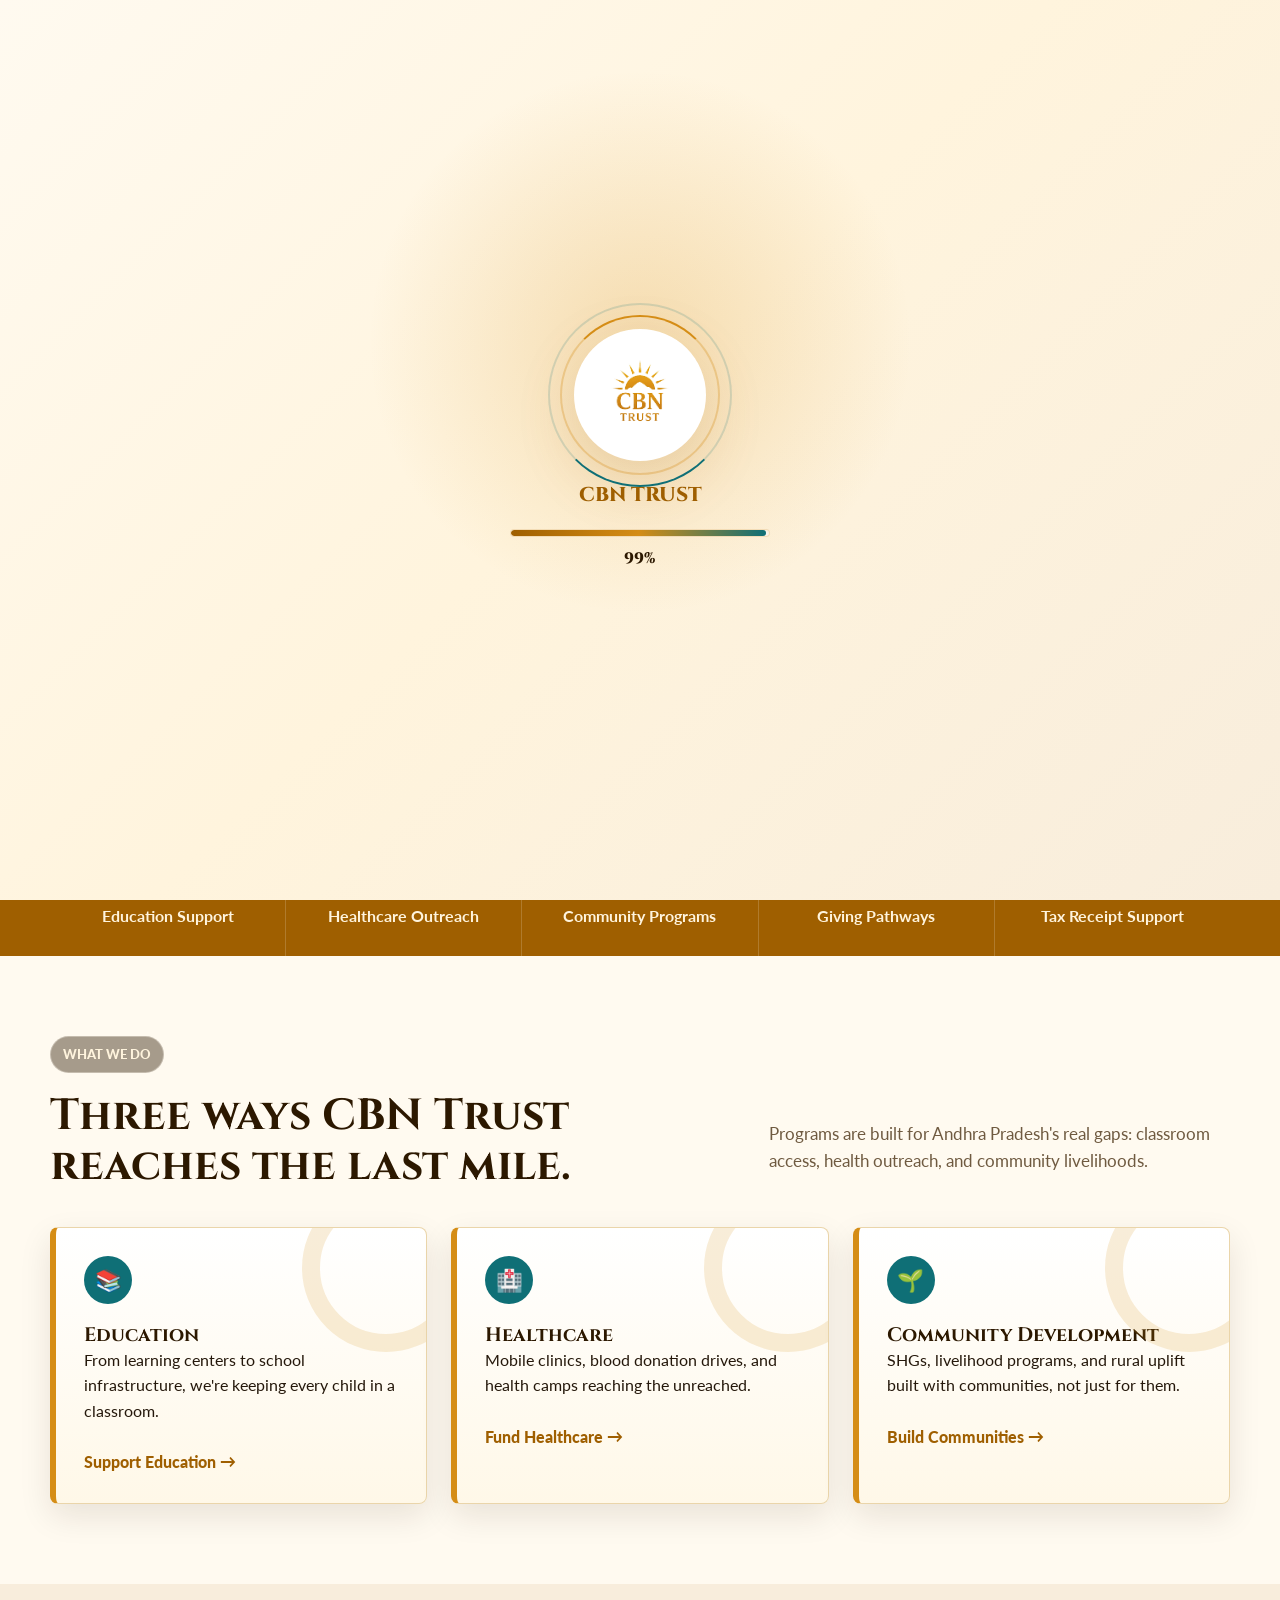
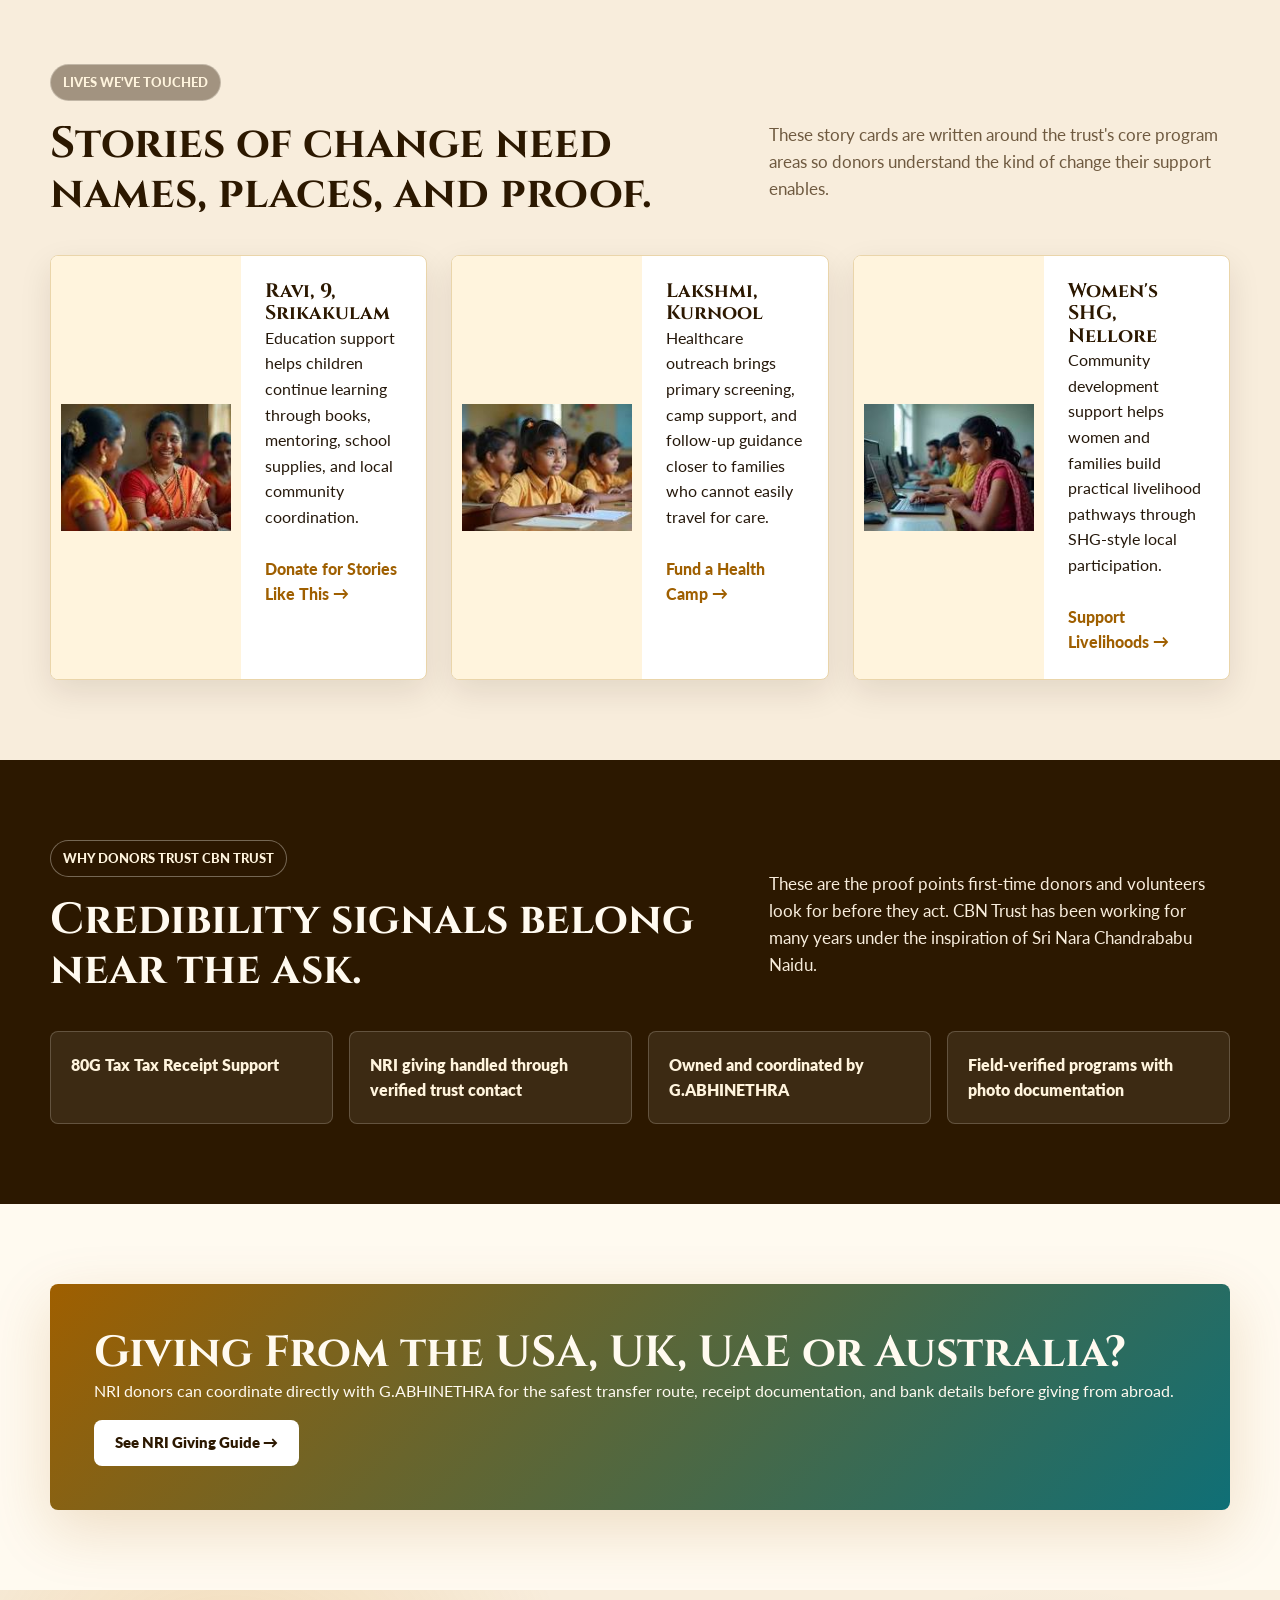
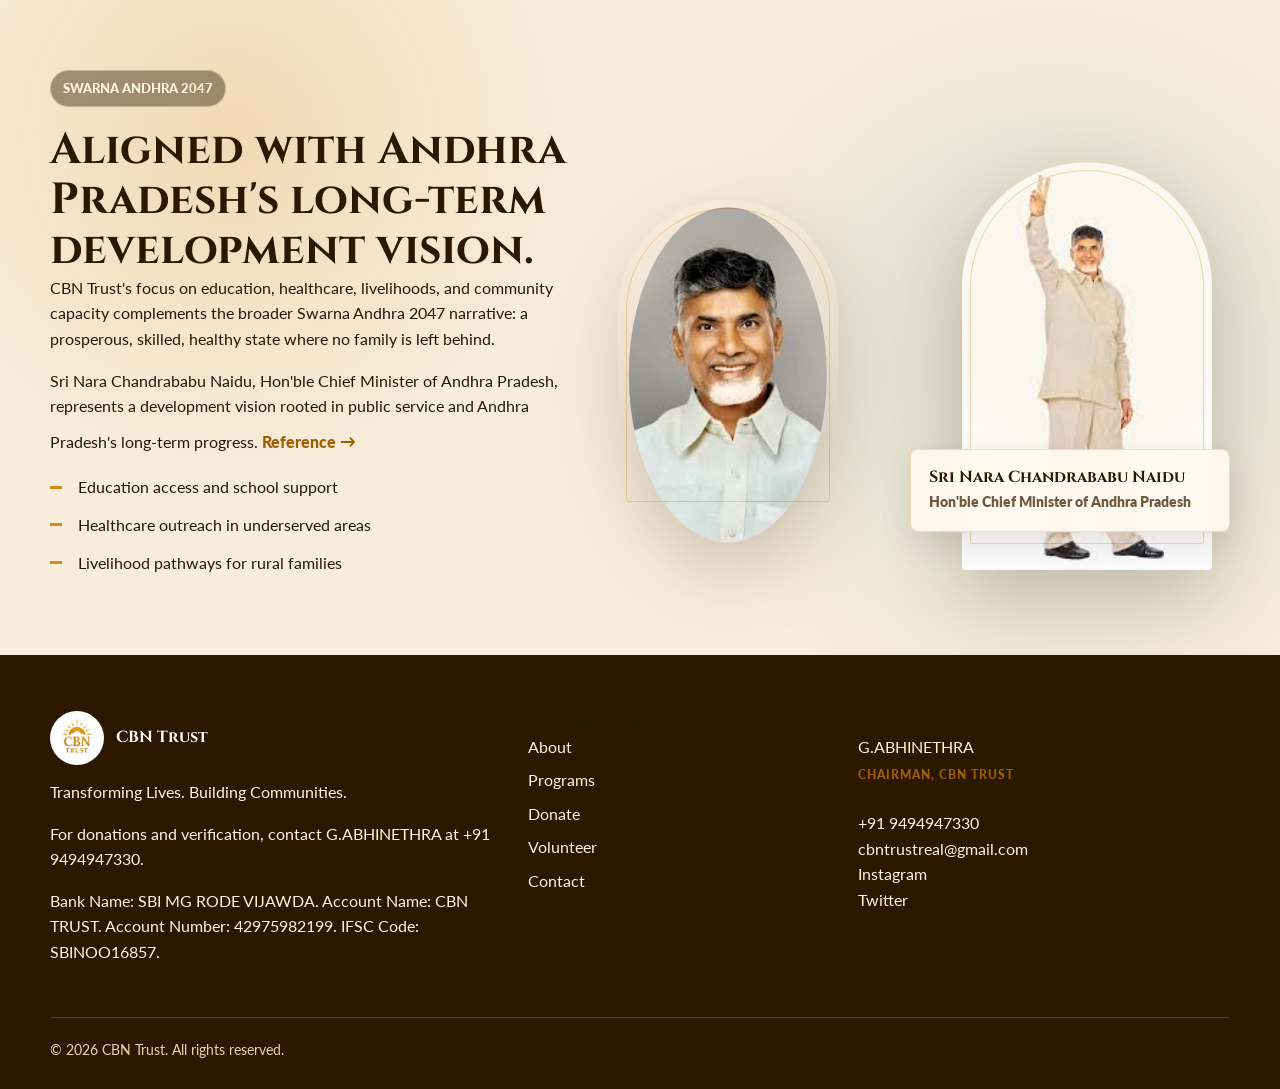
<file: index.html>
<!doctype html>
<html lang="en">
<head>
  <meta charset="utf-8">
  <meta name="viewport" content="width=device-width, initial-scale=1">
  <title>CBN Trust — Transforming Andhra Pradesh Through Education, Healthcare & Community</title>
  <meta name="description" content="CBN Trust is Andhra Pradesh's most trusted nonprofit, delivering ground-level change in education, healthcare and community development. Donate. Volunteer. Partner.">
  <link rel="canonical" href="https://cbntrust.org/">
  <meta property="og:title" content="CBN Trust — Transforming Andhra Pradesh Through Education, Healthcare & Community">
  <meta property="og:description" content="CBN Trust is Andhra Pradesh's most trusted nonprofit, delivering ground-level change in education, healthcare and community development. Donate. Volunteer. Partner.">
  <meta property="og:image" content="/assets/og-image.jpg">
  <meta property="og:type" content="website">
  <meta property="og:site_name" content="CBN Trust">
  <meta name="twitter:card" content="summary_large_image">
  <meta name="twitter:title" content="CBN Trust — Transforming Andhra Pradesh Through Education, Healthcare & Community">
  <meta name="twitter:description" content="CBN Trust is Andhra Pradesh's most trusted nonprofit, delivering ground-level change in education, healthcare and community development. Donate. Volunteer. Partner.">
  <meta name="twitter:image" content="/assets/og-image.jpg">
  <link rel="preconnect" href="https://fonts.googleapis.com">
  <link rel="preconnect" href="https://fonts.gstatic.com" crossorigin>
  <link href="https://fonts.googleapis.com/css2?family=Cinzel:wght@600;700;800&family=Lato:wght@400;700;900&family=Tiro+Telugu:ital@0;1&display=swap" rel="stylesheet">
  <link rel="stylesheet" href="css/variables.css">
  <link rel="stylesheet" href="css/global.css">
  <script type="application/ld+json">{"@context":"https://schema.org","@type":"NGO","name":"CBN Trust","description":"CBN Trust is dedicated to creating sustainable social and economic transformation in Andhra Pradesh through innovative programs in education, healthcare, and community development.","url":"https://cbntrust.org","logo":"https://cbntrust.org/assets/logo.png","areaServed":"Andhra Pradesh, India","foundingLocation":"Andhra Pradesh, India"}</script>
</head>
<body>
  <div class="logo-loader" id="logoLoader" role="status" aria-live="polite" aria-label="Loading CBN Trust"><div class="logo-loader-inner"><div class="logo-loader-mark"><img src="assets/logo.png" alt="CBN Trust logo"></div><span>CBN Trust</span><div class="logo-loader-progress" aria-hidden="true"><div class="logo-loader-track"><div class="logo-loader-bar" id="logoLoaderBar"></div></div><strong id="logoLoaderPercent">0%</strong></div></div></div>
  <header class="site-header">
    <div class="container nav">
      <a class="brand" href="index.html"><img src="assets/logo.png" alt="CBN Trust logo"><span>CBN Trust</span></a>
      <nav class="nav-links" aria-label="Primary navigation">
        <a href="about.html">About</a><a href="programs.html">Programs</a><a href="gallery.html">Gallery</a><a href="volunteer.html">Volunteer</a><a href="nri-giving.html">NRI Giving</a><a href="contact.html">Contact</a>
      </nav>
      <a class="button primary nav-cta" href="donate.html" aria-label="Donate now to CBN Trust">Donate Now</a>
      <button class="menu-toggle" type="button" aria-label="Open menu" aria-expanded="false">☰</button>
    </div>
  </header>
  <main>
    <section class="hero">
      <div class="container hero-copy reveal visible">
        <span class="eyebrow">Education. Healthcare. Community development.</span>
        <h1>Andhra Pradesh's Future Is Being Built — Village by Village.</h1>
        <p>CBN Trust delivers education, healthcare, and community development across Andhra Pradesh — on the ground, where it matters most.</p>
        <div class="cta-row">
          <a class="button primary" href="donate.html" aria-label="Donate to Andhra Pradesh's future">Donate to AP's Future</a>
          <a class="button secondary" href="programs.html" aria-label="See CBN Trust programs">See Our Programs</a>
        </div>
      </div>
    </section>
    <section class="stats-band" aria-label="Impact numbers">
      <div class="container stats-grid">
        <div class="stat"><strong data-count="0">AP</strong><span>Education Support</span></div>
        <div class="stat"><strong data-count="0">Rural</strong><span>Healthcare Outreach</span></div>
        <div class="stat"><strong data-count="0">Village</strong><span>Community Programs</span></div>
        <div class="stat"><strong data-count="0">NRI</strong><span>Giving Pathways</span></div>
        <div class="stat"><strong>80G</strong><span>Tax Receipt Support</span></div>
      </div>
    </section>
    <section class="section">
      <div class="container">
        <div class="section-head reveal">
          <div><span class="eyebrow">What We Do</span><h2>Three ways CBN Trust reaches the last mile.</h2></div>
          <p>Programs are built for Andhra Pradesh's real gaps: classroom access, health outreach, and community livelihoods.</p>
        </div>
        <div class="grid three">
          <article class="card pillar-card reveal"><span class="icon">📚</span><h3>Education</h3><p>From learning centers to school infrastructure, we're keeping every child in a classroom.</p><a class="text-link" href="programs.html#education">Support Education →</a></article>
          <article class="card pillar-card reveal"><span class="icon">🏥</span><h3>Healthcare</h3><p>Mobile clinics, blood donation drives, and health camps reaching the unreached.</p><a class="text-link" href="programs.html#healthcare">Fund Healthcare →</a></article>
          <article class="card pillar-card reveal"><span class="icon">🌱</span><h3>Community Development</h3><p>SHGs, livelihood programs, and rural uplift built with communities, not just for them.</p><a class="text-link" href="programs.html#community">Build Communities →</a></article>
        </div>
      </div>
    </section>
    <section class="section alt">
      <div class="container">
        <div class="section-head reveal"><div><span class="eyebrow">Lives We've Touched</span><h2>Stories of change need names, places, and proof.</h2></div><p>These story cards are written around the trust's core program areas so donors understand the kind of change their support enables.</p></div>
        <div class="grid three">
          <article class="story-card reveal"><img src="assets/images/program-education.jpeg" alt="Children and community members during an education support activity" loading="lazy"><div><h3>Ravi, 9, Srikakulam</h3><p>Education support helps children continue learning through books, mentoring, school supplies, and local community coordination.</p><a class="text-link" href="donate.html">Donate for Stories Like This →</a></div></article>
          <article class="story-card reveal"><img src="assets/images/program-healthcare.jpeg" alt="Healthcare outreach activity in Andhra Pradesh" loading="lazy"><div><h3>Lakshmi, Kurnool</h3><p>Healthcare outreach brings primary screening, camp support, and follow-up guidance closer to families who cannot easily travel for care.</p><a class="text-link" href="donate.html">Fund a Health Camp →</a></div></article>
          <article class="story-card reveal"><img src="assets/images/program-community.jpeg" alt="Community development program photo in Andhra Pradesh" loading="lazy"><div><h3>Women's SHG, Nellore</h3><p>Community development support helps women and families build practical livelihood pathways through SHG-style local participation.</p><a class="text-link" href="donate.html">Support Livelihoods →</a></div></article>
        </div>
      </div>
    </section>
    <section class="section dark">
      <div class="container">
        <div class="section-head reveal"><div><span class="eyebrow">Why Donors Trust CBN Trust</span><h2>Credibility signals belong near the ask.</h2></div><p>These are the proof points first-time donors and volunteers look for before they act. CBN Trust has been working for many years under the inspiration of Sri Nara Chandrababu Naidu.</p></div>
        <div class="trust-row">
          <div class="trust-item reveal">80G Tax Tax Receipt Support</div>
          <div class="trust-item reveal">NRI giving handled through verified trust contact</div>
          <div class="trust-item reveal">Owned and coordinated by G.ABHINETHRA</div>
          <div class="trust-item reveal">Field-verified programs with photo documentation</div>
        </div>
      </div>
    </section>
    <section class="section">
      <div class="container">
        <div class="banner reveal">
          <h2>Giving From the USA, UK, UAE or Australia?</h2>
          <p>NRI donors can coordinate directly with G.ABHINETHRA for the safest transfer route, receipt documentation, and bank details before giving from abroad.</p>
          <a class="button light" href="nri-giving.html" aria-label="See NRI giving guide">See NRI Giving Guide →</a>
        </div>
      </div>
    </section>
    <section class="section alt cbn-spotlight">
      <div class="container cbn-showcase">
        <div class="cbn-copy reveal"><span class="eyebrow">Swarna Andhra 2047</span><h2>Aligned with Andhra Pradesh's long-term development vision.</h2><p>CBN Trust's focus on education, healthcare, livelihoods, and community capacity complements the broader Swarna Andhra 2047 narrative: a prosperous, skilled, healthy state where no family is left behind.</p><p>Sri Nara Chandrababu Naidu, Hon'ble Chief Minister of Andhra Pradesh, represents a development vision rooted in public service and Andhra Pradesh's long-term progress. <a class="text-link" href="https://en.wikipedia.org/wiki/N._Chandrababu_Naidu" target="_blank" rel="noopener">Reference →</a></p><ul class="list-check"><li>Education access and school support</li><li>Healthcare outreach in underserved areas</li><li>Livelihood pathways for rural families</li></ul></div>
        <div class="cbn-portraits reveal" aria-label="N. Chandrababu Naidu leadership images"><div class="cbn-cutout secondary"><img src="assets/images/cbn-brand-image.jpg" alt="Portrait of N. Chandrababu Naidu" loading="lazy"></div><div class="cbn-cutout primary"><img src="assets/images/cbn_image.jpeg" alt="N. Chandrababu Naidu greeting the public" loading="lazy"></div><div class="cbn-badge"><strong>Sri Nara Chandrababu Naidu</strong><span>Hon'ble Chief Minister of Andhra Pradesh</span></div></div>
      </div>
    </section>

  </main>
  <footer class="site-footer">
    <div class="container footer-grid">
      <div><div class="footer-logo"><img src="assets/logo.png" alt="CBN Trust logo"><strong>CBN Trust</strong></div><p>Transforming Lives. Building Communities.</p><p>For donations and verification, contact G.ABHINETHRA at +91 9494947330.</p><p>Bank Name: SBI MG RODE VIJAWDA. Account Name: CBN TRUST. Account Number: 42975982199. IFSC Code: SBINOO16857.</p></div>
      <div><h3>Quick Links</h3><div class="footer-links"><a href="about.html">About</a><a href="programs.html">Programs</a><a href="donate.html">Donate</a><a href="volunteer.html">Volunteer</a><a href="contact.html">Contact</a></div></div>
      <div><h3>Contact</h3><p>G.ABHINETHRA<br><span class="designation">CHAIRMAN, CBN TRUST</span><br>+91 9494947330<br><a href="mailto:cbntrustreal@gmail.com">cbntrustreal@gmail.com</a><br><a href="https://instagram.com/cbntrust12625" target="_blank" rel="noopener">Instagram</a><br><a href="https://x.com/cbntrust" target="_blank" rel="noopener">Twitter</a></p></div>
    </div>
    <div class="container footer-bottom">© 2026 CBN Trust. All rights reserved.</div>
  </footer>
  <a class="mobile-donate button primary" href="donate.html" aria-label="Donate now on mobile">Donate Now</a>
  <script src="js/main.js"></script>
</body>
</html>
</file>
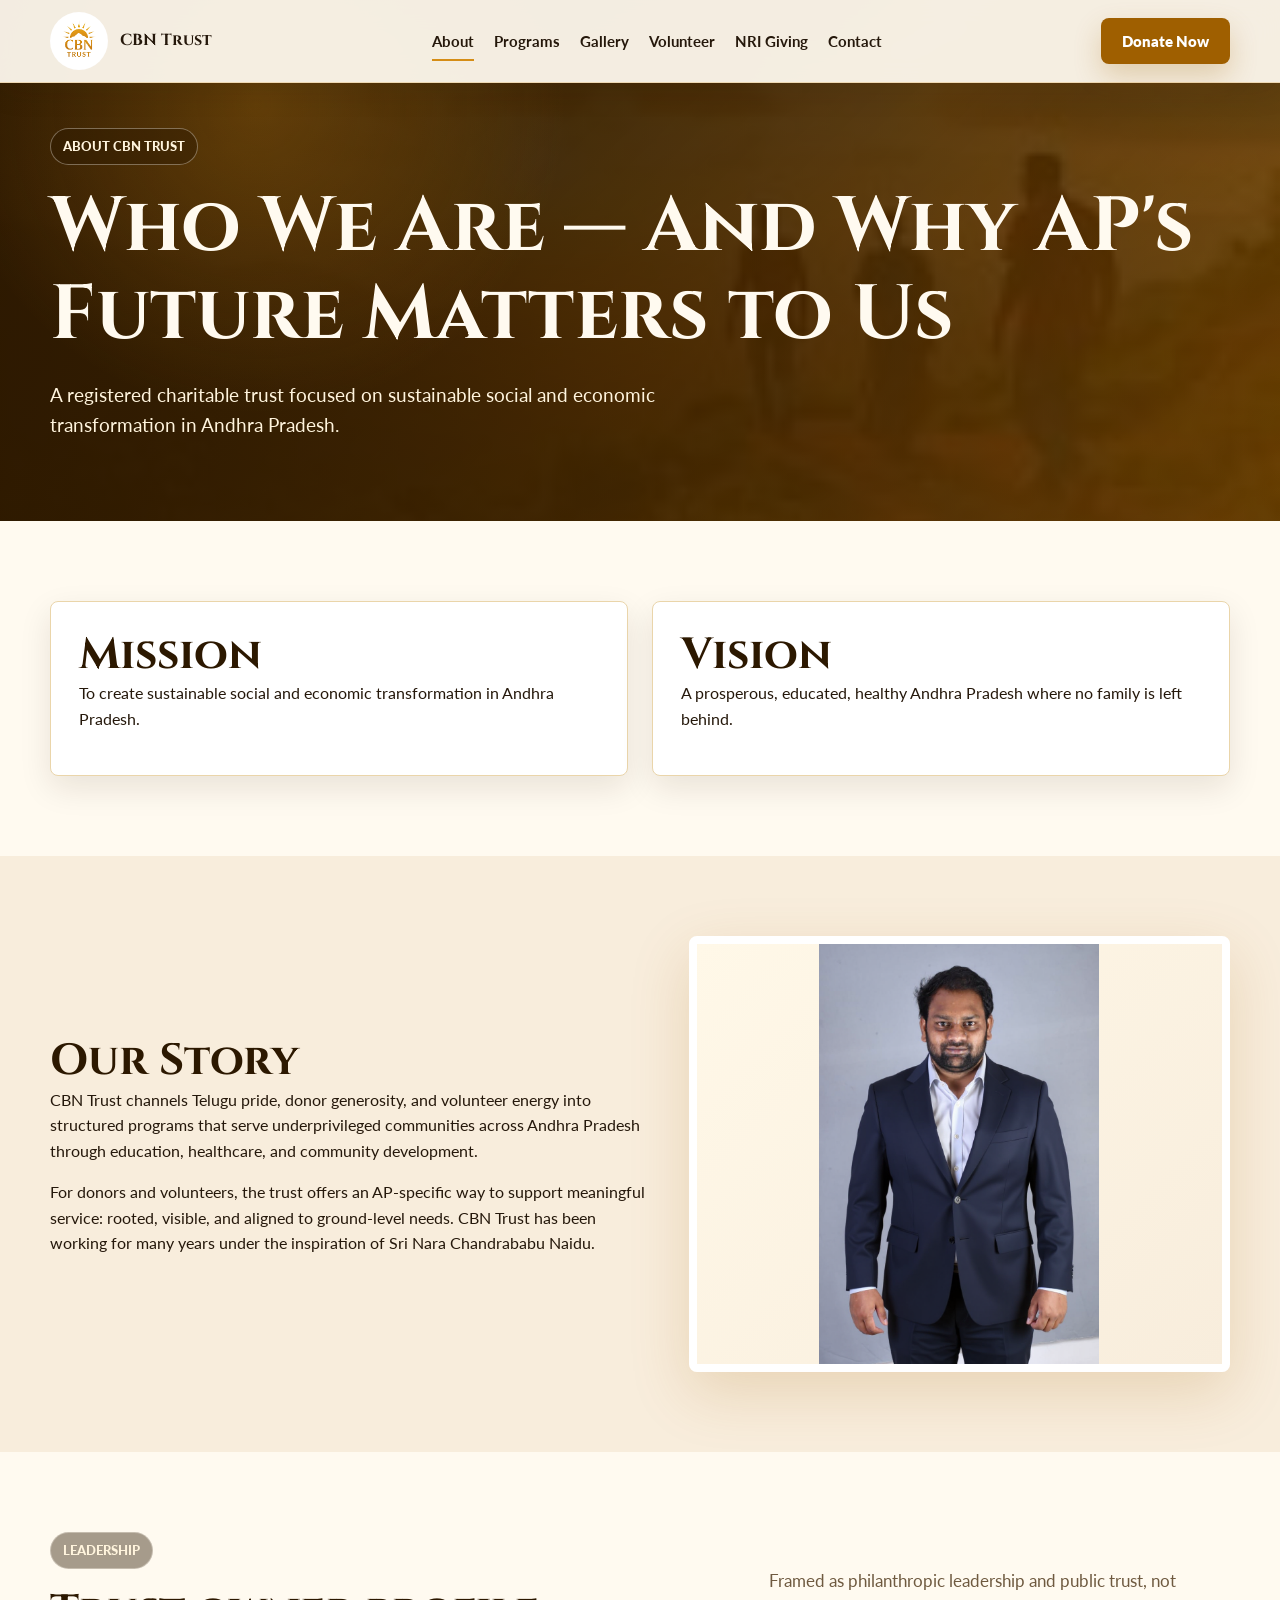
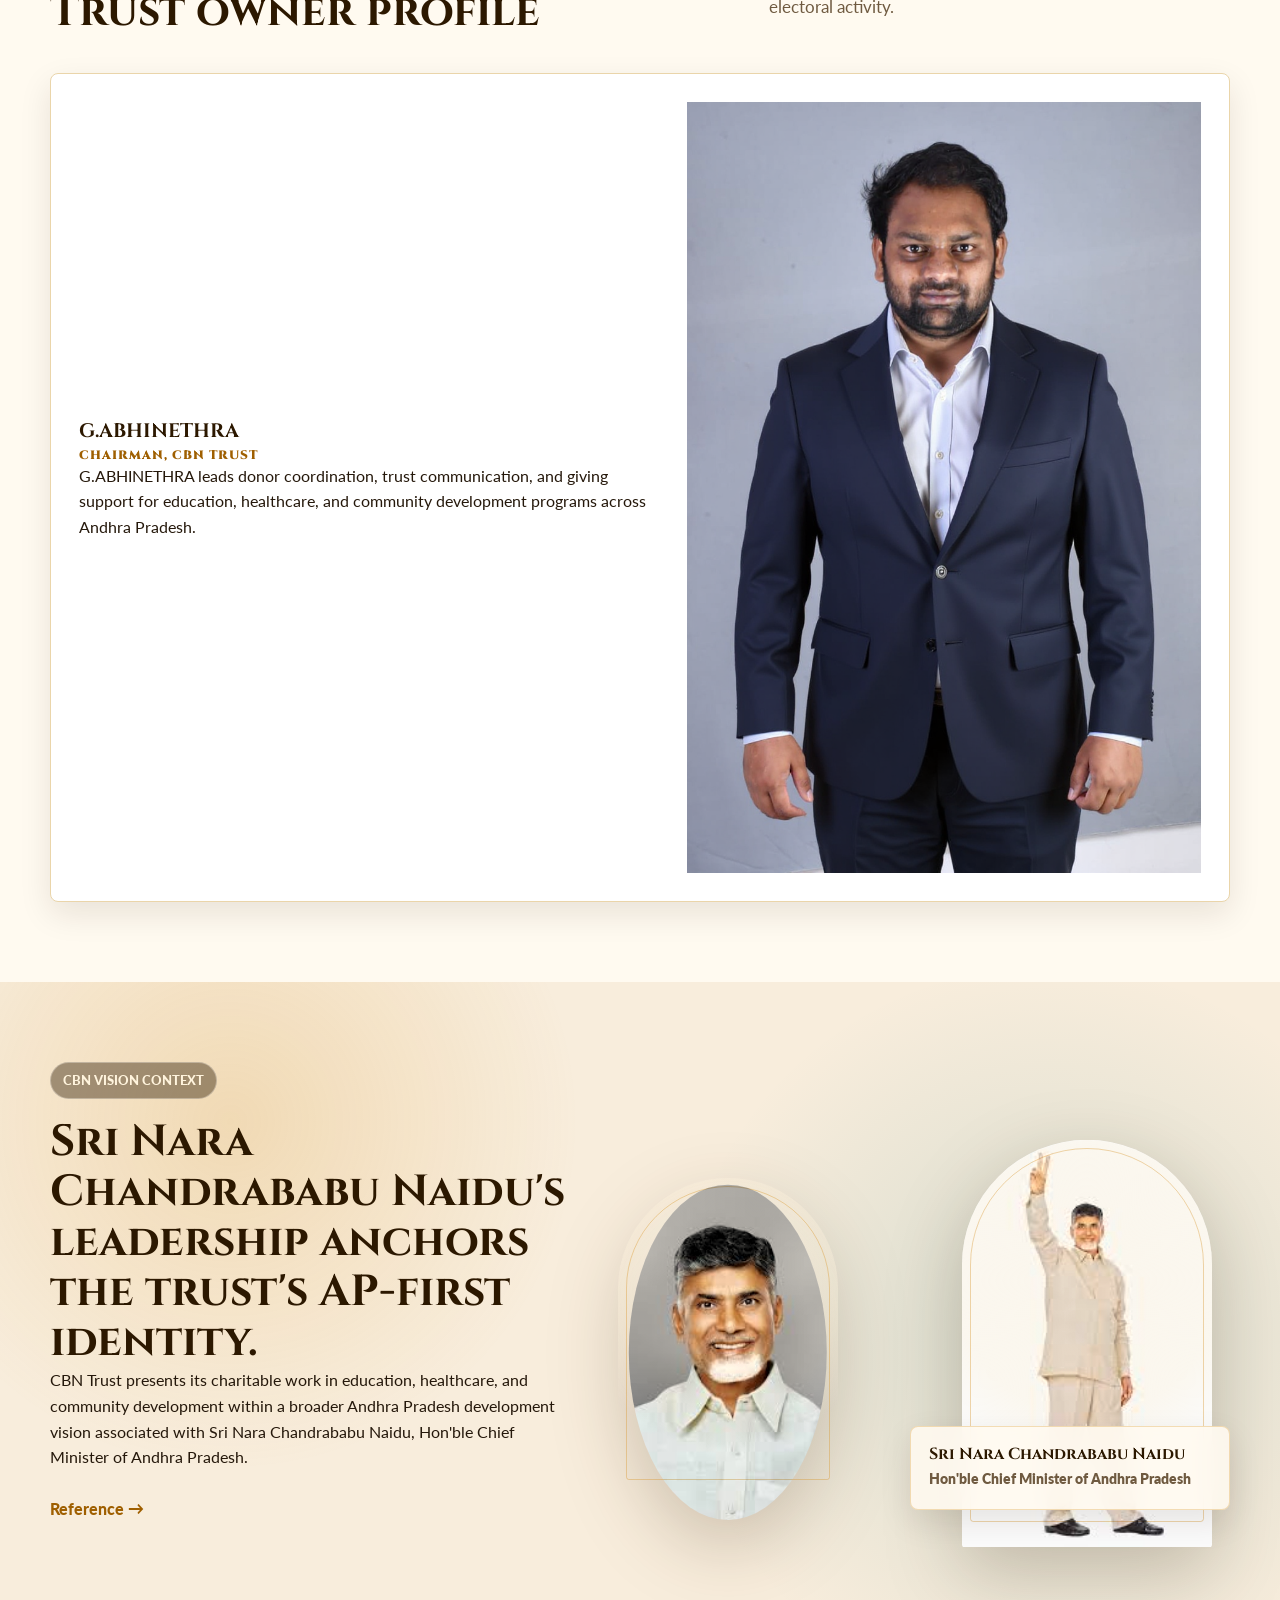
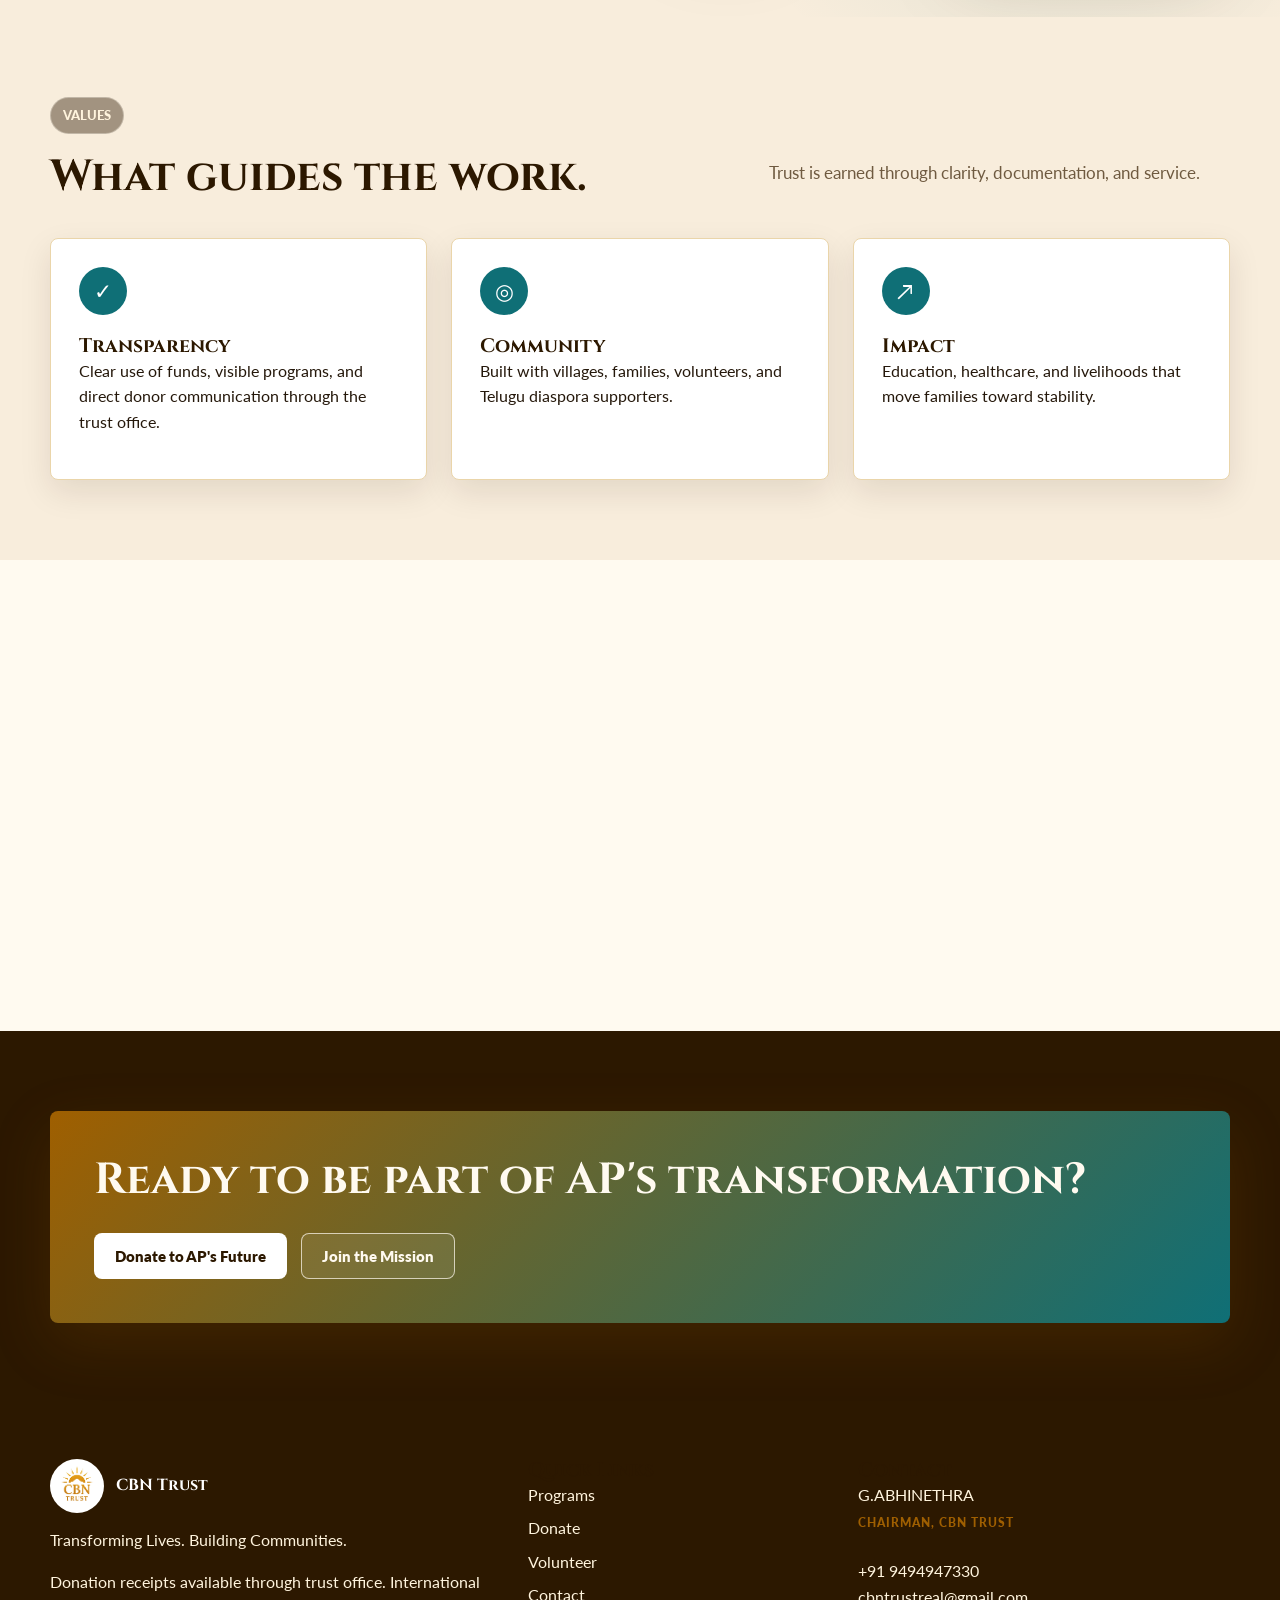
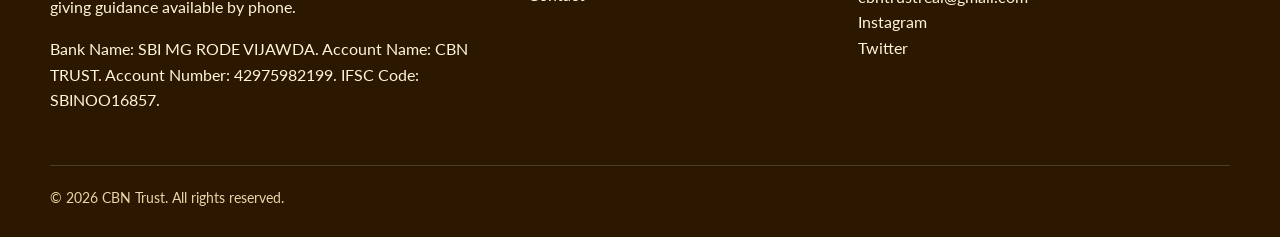
<file: about.html>
<!doctype html>
<html lang="en">
<head>
  <meta charset="utf-8"><meta name="viewport" content="width=device-width, initial-scale=1">
  <title>About CBN Trust | AP's Trusted Nonprofit for Education, Healthcare & Development</title>
  <meta name="description" content="Learn about CBN Trust's mission, leadership, registrations, and commitment to education, healthcare, and community development in Andhra Pradesh.">
  <link rel="canonical" href="https://cbntrust.org/about.html">
  <meta property="og:title" content="About CBN Trust | AP's Trusted Nonprofit for Education, Healthcare & Development"><meta property="og:description" content="Learn about CBN Trust's mission, leadership, registrations, and commitment to education, healthcare, and community development in Andhra Pradesh."><meta property="og:image" content="/assets/og-image.jpg"><meta property="og:type" content="website"><meta property="og:site_name" content="CBN Trust">
  <meta name="twitter:card" content="summary_large_image"><meta name="twitter:title" content="About CBN Trust | AP's Trusted Nonprofit for Education, Healthcare & Development"><meta name="twitter:description" content="Learn about CBN Trust's mission, leadership, registrations, and commitment to education, healthcare, and community development in Andhra Pradesh."><meta name="twitter:image" content="/assets/og-image.jpg">
  <link rel="preconnect" href="https://fonts.googleapis.com"><link rel="preconnect" href="https://fonts.gstatic.com" crossorigin><link href="https://fonts.googleapis.com/css2?family=Cinzel:wght@600;700;800&family=Lato:wght@400;700;900&family=Tiro+Telugu:ital@0;1&display=swap" rel="stylesheet"><link rel="stylesheet" href="css/variables.css"><link rel="stylesheet" href="css/global.css">
  <script type="application/ld+json">{"@context":"https://schema.org","@type":"NGO","name":"CBN Trust","description":"CBN Trust is dedicated to creating sustainable social and economic transformation in Andhra Pradesh through innovative programs in education, healthcare, and community development.","url":"https://cbntrust.org","logo":"https://cbntrust.org/assets/logo.png","areaServed":"Andhra Pradesh, India","foundingLocation":"Andhra Pradesh, India"}</script>
</head>
<body>
  <div class="logo-loader" id="logoLoader" role="status" aria-live="polite" aria-label="Loading CBN Trust"><div class="logo-loader-inner"><div class="logo-loader-mark"><img src="assets/logo.png" alt="CBN Trust logo"></div><span>CBN Trust</span><div class="logo-loader-progress" aria-hidden="true"><div class="logo-loader-track"><div class="logo-loader-bar" id="logoLoaderBar"></div></div><strong id="logoLoaderPercent">0%</strong></div></div></div>
  <header class="site-header solid"><div class="container nav"><a class="brand" href="index.html"><img src="assets/logo.png" alt="CBN Trust logo"><span>CBN Trust</span></a><nav class="nav-links" aria-label="Primary navigation"><a class="active" href="about.html">About</a><a href="programs.html">Programs</a><a href="gallery.html">Gallery</a><a href="volunteer.html">Volunteer</a><a href="nri-giving.html">NRI Giving</a><a href="contact.html">Contact</a></nav><a class="button primary nav-cta" href="donate.html" aria-label="Donate now">Donate Now</a><button class="menu-toggle" type="button" aria-label="Open menu" aria-expanded="false">☰</button></div></header>
  <main>
    <section class="page-hero"><div class="container"><span class="eyebrow">About CBN Trust</span><h1>Who We Are — And Why AP's Future Matters to Us</h1><p>A registered charitable trust focused on sustainable social and economic transformation in Andhra Pradesh.</p></div></section>
    <section class="section"><div class="container grid two"><article class="card reveal"><h2>Mission</h2><p>To create sustainable social and economic transformation in Andhra Pradesh.</p></article><article class="card reveal"><h2>Vision</h2><p>A prosperous, educated, healthy Andhra Pradesh where no family is left behind.</p></article></div></section>
    <section class="section alt"><div class="container split"><div class="reveal"><h2>Our Story</h2><p>CBN Trust channels Telugu pride, donor generosity, and volunteer energy into structured programs that serve underprivileged communities across Andhra Pradesh through education, healthcare, and community development.</p><p>For donors and volunteers, the trust offers an AP-specific way to support meaningful service: rooted, visible, and aligned to ground-level needs. CBN Trust has been working for many years under the inspiration of Sri Nara Chandrababu Naidu.</p></div><div class="media-frame reveal"><img src="assets/images/owner-abhinethra.png" alt="G.ABHINETHRA, owner of CBN Trust" loading="lazy"></div></div></section>
    <section class="section"><div class="container"><div class="section-head reveal"><div><span class="eyebrow">Leadership</span><h2>Trust owner profile</h2></div><p>Framed as philanthropic leadership and public trust, not electoral activity.</p></div><article class="card split reveal"><div><h3>G.ABHINETHRA<span class="designation">CHAIRMAN, CBN TRUST</span></h3><p>G.ABHINETHRA leads donor coordination, trust communication, and giving support for education, healthcare, and community development programs across Andhra Pradesh.</p></div><img src="assets/images/owner-abhinethra.png" alt="G.ABHINETHRA, owner of CBN Trust"></article></div></section>
    <section class="section alt cbn-spotlight"><div class="container cbn-showcase"><div class="cbn-copy reveal"><span class="eyebrow">CBN Vision Context</span><h2>Sri Nara Chandrababu Naidu's leadership anchors the trust's AP-first identity.</h2><p>CBN Trust presents its charitable work in education, healthcare, and community development within a broader Andhra Pradesh development vision associated with Sri Nara Chandrababu Naidu, Hon'ble Chief Minister of Andhra Pradesh.</p><p><a class="text-link" href="https://en.wikipedia.org/wiki/N._Chandrababu_Naidu" target="_blank" rel="noopener">Reference →</a></p></div><div class="cbn-portraits reveal" aria-label="N. Chandrababu Naidu professional images"><div class="cbn-cutout secondary"><img src="assets/images/cbn-brand-image.jpg" alt="Portrait of N. Chandrababu Naidu" loading="lazy"></div><div class="cbn-cutout primary"><img src="assets/images/cbn_image.jpeg" alt="N. Chandrababu Naidu greeting the public" loading="lazy"></div><div class="cbn-badge"><strong>Sri Nara Chandrababu Naidu</strong><span>Hon'ble Chief Minister of Andhra Pradesh</span></div></div></div></section>
    <section class="section alt"><div class="container"><div class="section-head reveal"><div><span class="eyebrow">Values</span><h2>What guides the work.</h2></div><p>Trust is earned through clarity, documentation, and service.</p></div><div class="grid four grid three"><article class="card reveal"><span class="icon">✓</span><h3>Transparency</h3><p>Clear use of funds, visible programs, and direct donor communication through the trust office.</p></article><article class="card reveal"><span class="icon">◎</span><h3>Community</h3><p>Built with villages, families, volunteers, and Telugu diaspora supporters.</p></article><article class="card reveal"><span class="icon">↗</span><h3>Impact</h3><p>Education, healthcare, and livelihoods that move families toward stability.</p></article></div></div></section>
    <section class="section"><div class="container grid two"><div class="reveal"><h2>Registrations & Compliance</h2><ul class="list-check"><li>Donation receipt support: available through trust office</li><li>Trust documentation: available on request from G.ABHINETHRA</li><li>NRI donation guidance: call before transferring from abroad</li><li>Bank verification: SBI MG RODE VIJAWDA, IFSC Code SBINOO16857</li></ul></div><div class="faq reveal"><details open><summary>Is CBN Trust political?</summary><p>CBN Trust is a registered charitable trust focused on education, healthcare, and community development, not electoral activity. Its programs serve communities regardless of political affiliation.</p></details><details><summary>How are funds used?</summary><p>Funds are directed toward program delivery, field coordination, documentation, and beneficiary support, with receipts and transfer records handled through the trust office.</p></details><details><summary>How can I verify legitimacy?</summary><p>Verify directly with G.ABHINETHRA using +91 9494947330, and match bank transfers to Account Name CBN TRUST, Account Number 42975982199, IFSC Code SBINOO16857, Bank Name SBI MG RODE VIJAWDA.</p></details></div></div></section>
    <section class="section dark"><div class="container banner"><h2>Ready to be part of AP's transformation?</h2><div class="cta-row"><a class="button light" href="donate.html">Donate to AP's Future</a><a class="button secondary" href="volunteer.html">Join the Mission</a></div></div></section>
  </main>
  <footer class="site-footer"><div class="container footer-grid"><div><div class="footer-logo"><img src="assets/logo.png" alt="CBN Trust logo"><strong>CBN Trust</strong></div><p>Transforming Lives. Building Communities.</p><p>Donation receipts available through trust office. International giving guidance available by phone.</p><p>Bank Name: SBI MG RODE VIJAWDA. Account Name: CBN TRUST. Account Number: 42975982199. IFSC Code: SBINOO16857.</p></div><div><h3>Quick Links</h3><div class="footer-links"><a href="programs.html">Programs</a><a href="donate.html">Donate</a><a href="volunteer.html">Volunteer</a><a href="contact.html">Contact</a></div></div><div><h3>Contact</h3><p>G.ABHINETHRA<br><span class="designation">CHAIRMAN, CBN TRUST</span><br>+91 9494947330<br><a href="mailto:cbntrustreal@gmail.com">cbntrustreal@gmail.com</a><br><a href="https://instagram.com/cbntrust12625" target="_blank" rel="noopener">Instagram</a><br><a href="https://x.com/cbntrust" target="_blank" rel="noopener">Twitter</a></p></div></div><div class="container footer-bottom">© 2026 CBN Trust. All rights reserved.</div></footer><a class="mobile-donate button primary" href="donate.html">Donate Now</a><script src="js/main.js"></script>
</body>
</html>
</file>
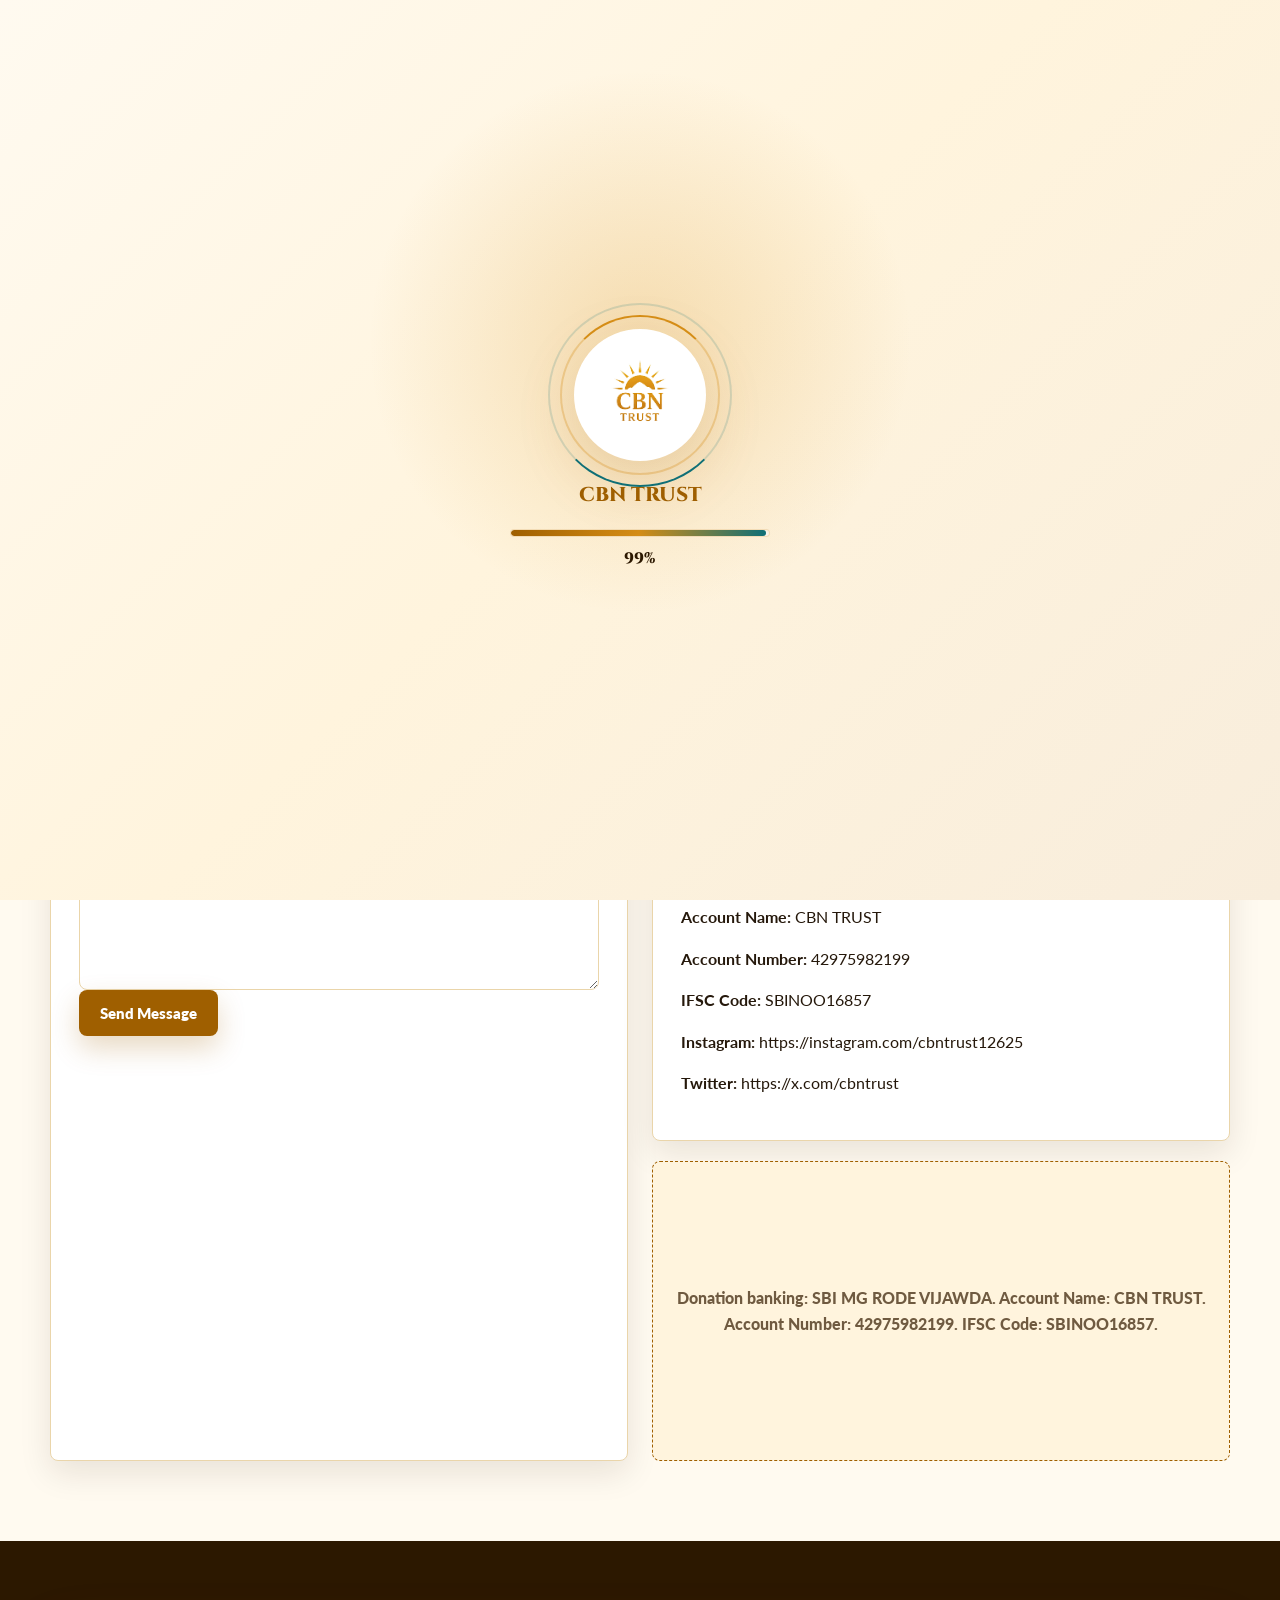
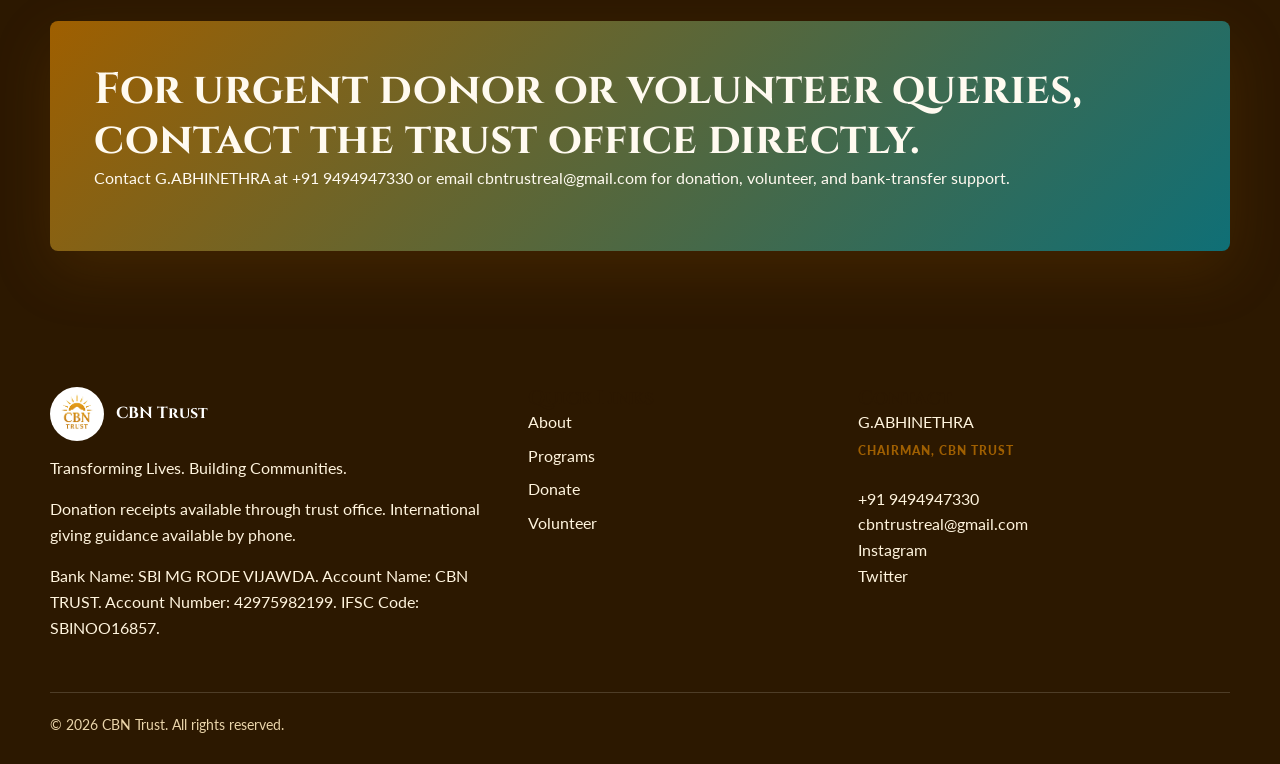
<file: contact.html>
<!doctype html>
<html lang="en">
<head>
  <meta charset="utf-8"><meta name="viewport" content="width=device-width, initial-scale=1">
  <title>Contact CBN Trust | Get in Touch</title>
  <meta name="description" content="Contact CBN Trust for donation inquiries, volunteer opportunities, media, and general questions.">
  <link rel="canonical" href="https://cbntrust.org/contact.html">
  <meta property="og:title" content="Contact CBN Trust | Get in Touch"><meta property="og:description" content="Contact CBN Trust for donation inquiries, volunteer opportunities, media, and general questions."><meta property="og:image" content="/assets/og-image.jpg"><meta property="og:type" content="website"><meta property="og:site_name" content="CBN Trust">
  <meta name="twitter:card" content="summary_large_image"><meta name="twitter:title" content="Contact CBN Trust | Get in Touch"><meta name="twitter:description" content="Contact CBN Trust for donation inquiries, volunteer opportunities, media, and general questions."><meta name="twitter:image" content="/assets/og-image.jpg">
  <link rel="preconnect" href="https://fonts.googleapis.com"><link rel="preconnect" href="https://fonts.gstatic.com" crossorigin><link href="https://fonts.googleapis.com/css2?family=Cinzel:wght@600;700;800&family=Lato:wght@400;700;900&family=Tiro+Telugu:ital@0;1&display=swap" rel="stylesheet"><link rel="stylesheet" href="css/variables.css"><link rel="stylesheet" href="css/global.css">
  <script type="application/ld+json">{"@context":"https://schema.org","@type":"NGO","name":"CBN Trust","description":"CBN Trust is dedicated to creating sustainable social and economic transformation in Andhra Pradesh through innovative programs in education, healthcare, and community development.","url":"https://cbntrust.org","logo":"https://cbntrust.org/assets/logo.png","areaServed":"Andhra Pradesh, India","foundingLocation":"Andhra Pradesh, India"}</script>
</head>
<body>
  <div class="logo-loader" id="logoLoader" role="status" aria-live="polite" aria-label="Loading CBN Trust"><div class="logo-loader-inner"><div class="logo-loader-mark"><img src="assets/logo.png" alt="CBN Trust logo"></div><span>CBN Trust</span><div class="logo-loader-progress" aria-hidden="true"><div class="logo-loader-track"><div class="logo-loader-bar" id="logoLoaderBar"></div></div><strong id="logoLoaderPercent">0%</strong></div></div></div>
  <header class="site-header solid"><div class="container nav"><a class="brand" href="index.html"><img src="assets/logo.png" alt="CBN Trust logo"><span>CBN Trust</span></a><nav class="nav-links" aria-label="Primary navigation"><a href="about.html">About</a><a href="programs.html">Programs</a><a href="gallery.html">Gallery</a><a href="volunteer.html">Volunteer</a><a href="nri-giving.html">NRI Giving</a><a class="active" href="contact.html">Contact</a></nav><a class="button primary nav-cta" href="donate.html">Donate Now</a><button class="menu-toggle" type="button" aria-label="Open menu" aria-expanded="false">☰</button></div></header>
  <main>
    <section class="page-hero"><div class="container"><span class="eyebrow">Contact</span><h1>We'd Love to Hear From You</h1><p>Reach out for donations, volunteer roles, program questions, or media inquiries.</p></div></section>
    <section class="section"><div class="container grid two"><form class="form-panel reveal"><h2>Send a Message</h2><div class="form-grid"><label>Name<input placeholder="Full name"></label><label>Email<input type="email" placeholder="cbntrustreal@gmail.com"></label><label>Phone<input placeholder="+91 9494947330"></label><label>Subject<select><option>Donation inquiry</option><option>Volunteer</option><option>General</option><option>Media</option></select></label><label class="full">Message<textarea placeholder="How can we help?"></textarea></label></div><button class="primary" type="button">Send Message</button></form><div class="reveal"><h2>Contact Details</h2><div class="card"><p><strong>Address:</strong> SBI MG RODE VIJAWDA branch is used for donation banking. Trust office address can be confirmed by phone.</p><p><strong>Name:</strong> G.ABHINETHRA<br><span class="designation">CHAIRMAN, CBN TRUST</span></p><p><strong>Contact Number:</strong> +91 9494947330</p><p><strong>Email:</strong> <a href="mailto:cbntrustreal@gmail.com">cbntrustreal@gmail.com</a></p><p><strong>Bank Name:</strong> SBI MG RODE VIJAWDA</p><p><strong>Account Name:</strong> CBN TRUST</p><p><strong>Account Number:</strong> 42975982199</p><p><strong>IFSC Code:</strong> SBINOO16857</p><p><strong>Instagram:</strong> <a href="https://instagram.com/cbntrust12625" target="_blank" rel="noopener">https://instagram.com/cbntrust12625</a></p><p><strong>Twitter:</strong> <a href="https://x.com/cbntrust" target="_blank" rel="noopener">https://x.com/cbntrust</a></p></div><div class="map-placeholder" style="margin-top:20px">Donation banking: SBI MG RODE VIJAWDA. Account Name: CBN TRUST. Account Number: 42975982199. IFSC Code: SBINOO16857.</div></div></div></section>
    <section class="section dark"><div class="container banner"><h2>For urgent donor or volunteer queries, contact the trust office directly.</h2><p>Contact G.ABHINETHRA at +91 9494947330 or email cbntrustreal@gmail.com for donation, volunteer, and bank-transfer support.</p></div></section>
  </main>
  <footer class="site-footer"><div class="container footer-grid"><div><div class="footer-logo"><img src="assets/logo.png" alt="CBN Trust logo"><strong>CBN Trust</strong></div><p>Transforming Lives. Building Communities.</p><p>Donation receipts available through trust office. International giving guidance available by phone.</p><p>Bank Name: SBI MG RODE VIJAWDA. Account Name: CBN TRUST. Account Number: 42975982199. IFSC Code: SBINOO16857.</p></div><div><h3>Quick Links</h3><div class="footer-links"><a href="about.html">About</a><a href="programs.html">Programs</a><a href="donate.html">Donate</a><a href="volunteer.html">Volunteer</a></div></div><div><h3>Contact</h3><p>G.ABHINETHRA<br><span class="designation">CHAIRMAN, CBN TRUST</span><br>+91 9494947330<br><a href="mailto:cbntrustreal@gmail.com">cbntrustreal@gmail.com</a><br><a href="https://instagram.com/cbntrust12625" target="_blank" rel="noopener">Instagram</a><br><a href="https://x.com/cbntrust" target="_blank" rel="noopener">Twitter</a></p></div></div><div class="container footer-bottom">© 2026 CBN Trust. All rights reserved.</div></footer><a class="mobile-donate button primary" href="donate.html">Donate Now</a><script src="js/main.js"></script>
</body>
</html>
</file>
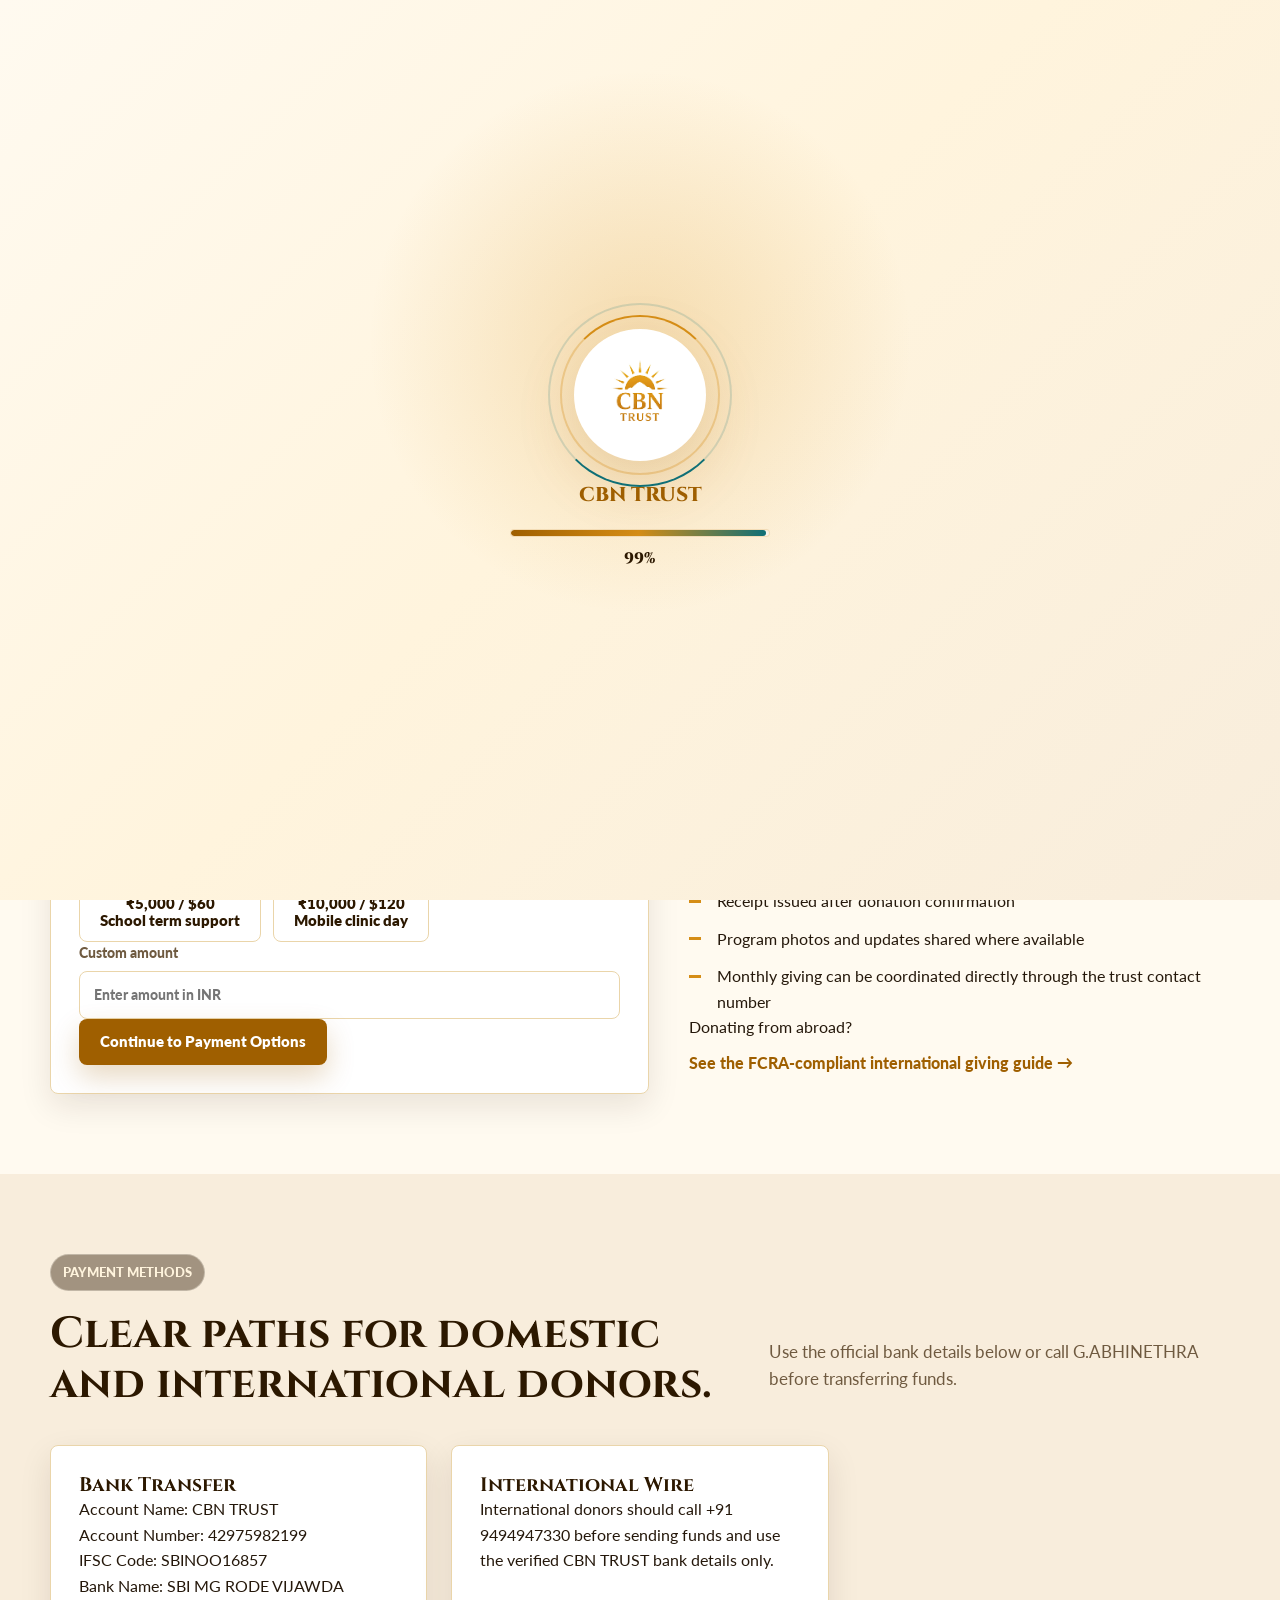
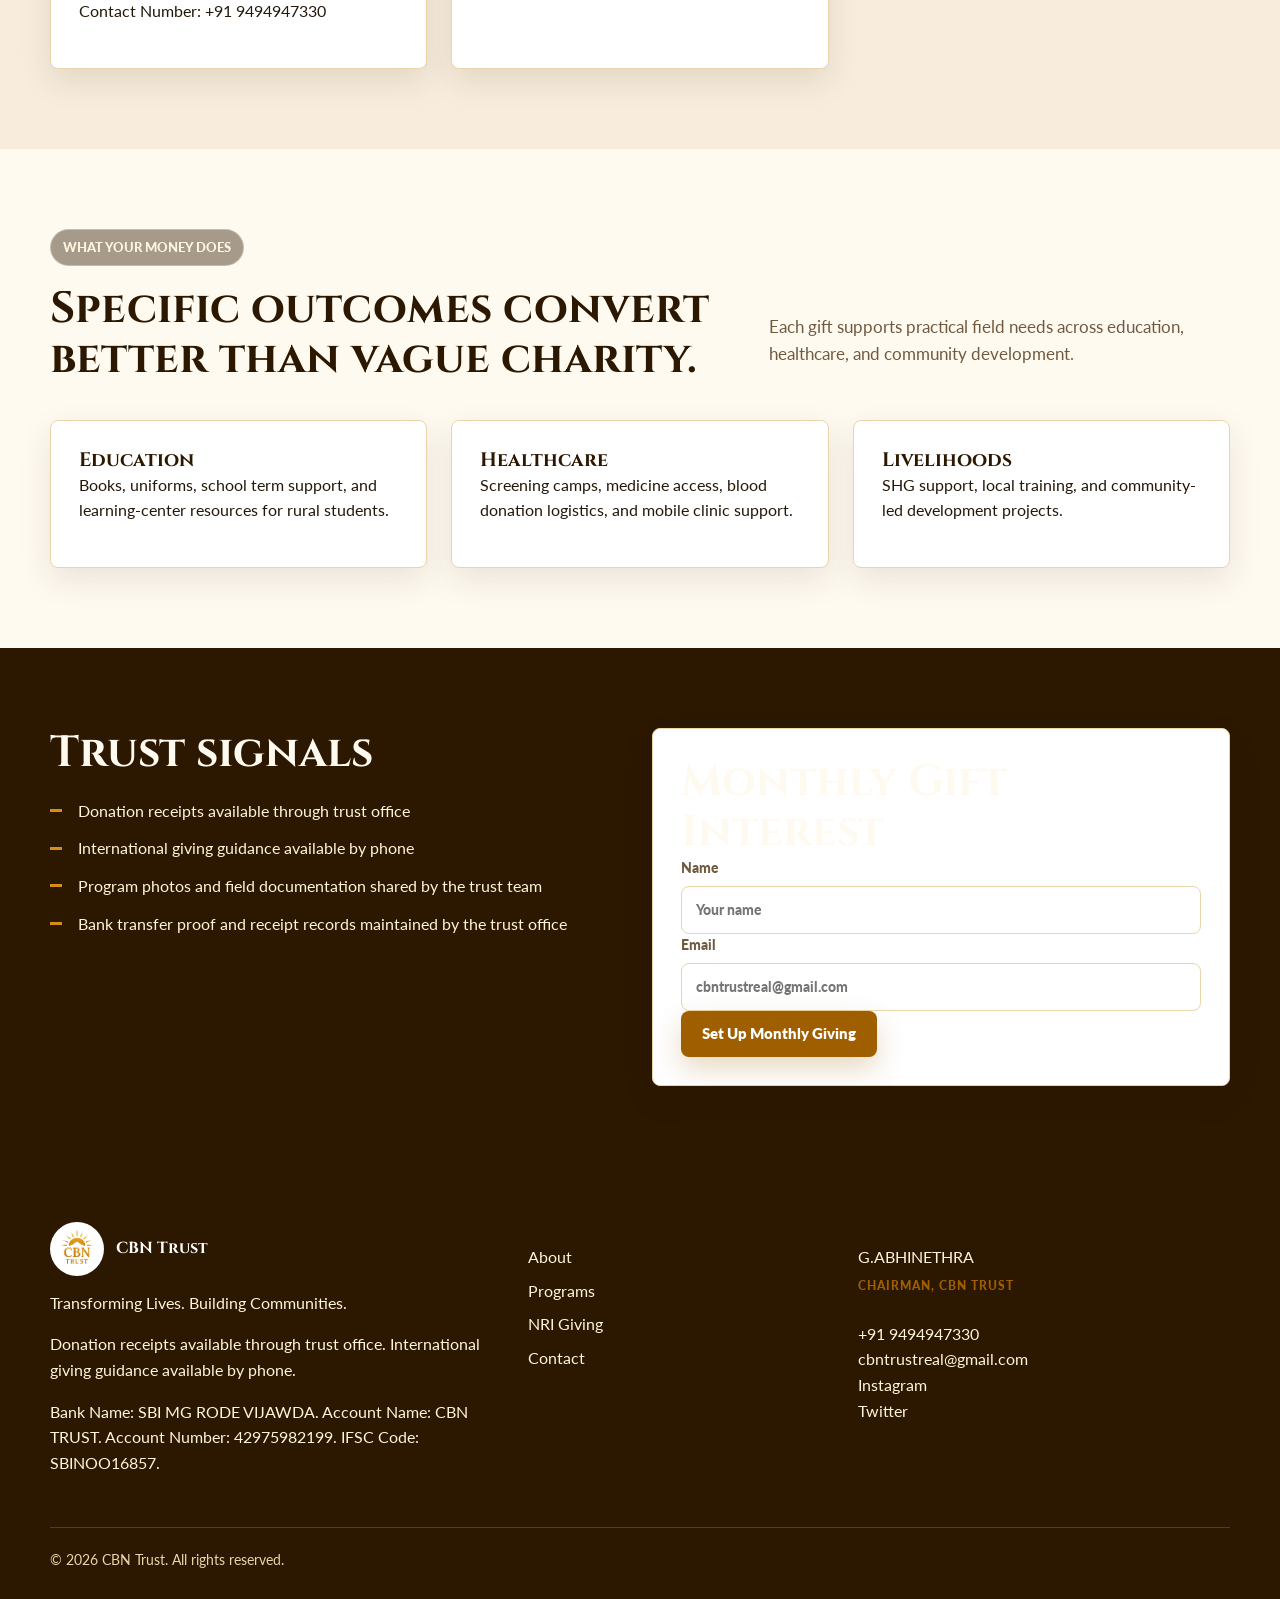
<file: donate.html>
<!doctype html>
<html lang="en">
<head>
  <meta charset="utf-8"><meta name="viewport" content="width=device-width, initial-scale=1">
  <title>Donate to CBN Trust | Support Education & Healthcare in Andhra Pradesh</title>
  <meta name="description" content="Donate to CBN Trust and support education, healthcare, and community development programs across Andhra Pradesh. 80G receipt available.">
  <link rel="canonical" href="https://cbntrust.org/donate.html">
  <meta property="og:title" content="Donate to CBN Trust | Support Education & Healthcare in Andhra Pradesh"><meta property="og:description" content="Donate to CBN Trust and support education, healthcare, and community development programs across Andhra Pradesh. 80G receipt available."><meta property="og:image" content="/assets/og-image.jpg"><meta property="og:type" content="website"><meta property="og:site_name" content="CBN Trust">
  <meta name="twitter:card" content="summary_large_image"><meta name="twitter:title" content="Donate to CBN Trust | Support Education & Healthcare in Andhra Pradesh"><meta name="twitter:description" content="Donate to CBN Trust and support education, healthcare, and community development programs across Andhra Pradesh. 80G receipt available."><meta name="twitter:image" content="/assets/og-image.jpg">
  <link rel="preconnect" href="https://fonts.googleapis.com"><link rel="preconnect" href="https://fonts.gstatic.com" crossorigin><link href="https://fonts.googleapis.com/css2?family=Cinzel:wght@600;700;800&family=Lato:wght@400;700;900&family=Tiro+Telugu:ital@0;1&display=swap" rel="stylesheet"><link rel="stylesheet" href="css/variables.css"><link rel="stylesheet" href="css/global.css">
  <script type="application/ld+json">{"@context":"https://schema.org","@type":"NGO","name":"CBN Trust","description":"CBN Trust is dedicated to creating sustainable social and economic transformation in Andhra Pradesh through innovative programs in education, healthcare, and community development.","url":"https://cbntrust.org","logo":"https://cbntrust.org/assets/logo.png","areaServed":"Andhra Pradesh, India","foundingLocation":"Andhra Pradesh, India"}</script>
</head>
<body>
  <div class="logo-loader" id="logoLoader" role="status" aria-live="polite" aria-label="Loading CBN Trust"><div class="logo-loader-inner"><div class="logo-loader-mark"><img src="assets/logo.png" alt="CBN Trust logo"></div><span>CBN Trust</span><div class="logo-loader-progress" aria-hidden="true"><div class="logo-loader-track"><div class="logo-loader-bar" id="logoLoaderBar"></div></div><strong id="logoLoaderPercent">0%</strong></div></div></div>
  <header class="site-header solid"><div class="container nav"><a class="brand" href="index.html"><img src="assets/logo.png" alt="CBN Trust logo"><span>CBN Trust</span></a><nav class="nav-links" aria-label="Primary navigation"><a href="about.html">About</a><a href="programs.html">Programs</a><a href="gallery.html">Gallery</a><a href="volunteer.html">Volunteer</a><a href="nri-giving.html">NRI Giving</a><a href="contact.html">Contact</a></nav><a class="button primary nav-cta active" href="donate.html">Donate Now</a><button class="menu-toggle" type="button" aria-label="Open menu" aria-expanded="false">☰</button></div></header>
  <main>
    <section class="page-hero"><div class="container"><span class="eyebrow">Donate</span><h1>Your Donation Reaches the Ground — Not Just Our Bank Account</h1><p>Give toward education, healthcare, and community development across Andhra Pradesh with transparent receipts and field documentation.</p></div></section>
    <section class="section"><div class="container split"><div class="form-panel donation-box reveal"><h2>Choose your gift</h2><p>Selected: <strong id="selectedAmount">₹1,000 / $12</strong></p><div class="amount-grid"><button class="amount-button" data-amount="₹500 / $6" type="button">₹500 / $6<br>Books for one child</button><button class="amount-button active" data-amount="₹1,000 / $12" type="button">₹1,000 / $12<br>Health consultation</button><button class="amount-button" data-amount="₹5,000 / $60" type="button">₹5,000 / $60<br>School term support</button><button class="amount-button" data-amount="₹10,000 / $120" type="button">₹10,000 / $120<br>Mobile clinic day</button></div><label>Custom amount<input id="customAmount" inputmode="numeric" placeholder="Enter amount in INR"></label><a class="button primary" href="#payment">Continue to Payment Options</a></div><div class="reveal"><h2>Donation receipt support</h2><p>CBN Trust provides donation receipt support through the trust office. For tax documentation and verification, contact G.ABHINETHRA before or after your transfer.</p><ul class="list-check"><li>Receipt issued after donation confirmation</li><li>Program photos and updates shared where available</li><li>Monthly giving can be coordinated directly through the trust contact number</li></ul><p>Donating from abroad? <a class="text-link" href="nri-giving.html">See the FCRA-compliant international giving guide →</a></p></div></div></section>
    <section class="section alt" id="payment"><div class="container"><div class="section-head reveal"><div><span class="eyebrow">Payment Methods</span><h2>Clear paths for domestic and international donors.</h2></div><p>Use the official bank details below or call G.ABHINETHRA before transferring funds.</p></div><div class="grid four grid three"><article class="card reveal"><h3>Bank Transfer</h3><p>Account Name: CBN TRUST<br>Account Number: 42975982199<br>IFSC Code: SBINOO16857<br>Bank Name: SBI MG RODE VIJAWDA<br>Contact Number: +91 9494947330</p></article><article class="card reveal"><h3>International Wire</h3><p>International donors should call +91 9494947330 before sending funds and use the verified CBN TRUST bank details only.</p></article></div></div></section>
    <section class="section"><div class="container"><div class="section-head reveal"><div><span class="eyebrow">What Your Money Does</span><h2>Specific outcomes convert better than vague charity.</h2></div><p>Each gift supports practical field needs across education, healthcare, and community development.</p></div><div class="grid three"><article class="card reveal"><h3>Education</h3><p>Books, uniforms, school term support, and learning-center resources for rural students.</p></article><article class="card reveal"><h3>Healthcare</h3><p>Screening camps, medicine access, blood donation logistics, and mobile clinic support.</p></article><article class="card reveal"><h3>Livelihoods</h3><p>SHG support, local training, and community-led development projects.</p></article></div></div></section>
    <section class="section dark"><div class="container grid two"><div class="reveal"><h2>Trust signals</h2><ul class="list-check"><li>Donation receipts available through trust office</li><li>International giving guidance available by phone</li><li>Program photos and field documentation shared by the trust team</li><li>Bank transfer proof and receipt records maintained by the trust office</li></ul></div><div class="form-panel reveal"><h2>Monthly Gift Interest</h2><label>Name<input placeholder="Your name"></label><label>Email<input type="email" placeholder="cbntrustreal@gmail.com"></label><button class="primary" type="button">Set Up Monthly Giving</button></div></div></section>
  </main>
  <footer class="site-footer"><div class="container footer-grid"><div><div class="footer-logo"><img src="assets/logo.png" alt="CBN Trust logo"><strong>CBN Trust</strong></div><p>Transforming Lives. Building Communities.</p><p>Donation receipts available through trust office. International giving guidance available by phone.</p><p>Bank Name: SBI MG RODE VIJAWDA. Account Name: CBN TRUST. Account Number: 42975982199. IFSC Code: SBINOO16857.</p></div><div><h3>Quick Links</h3><div class="footer-links"><a href="about.html">About</a><a href="programs.html">Programs</a><a href="nri-giving.html">NRI Giving</a><a href="contact.html">Contact</a></div></div><div><h3>Contact</h3><p>G.ABHINETHRA<br><span class="designation">CHAIRMAN, CBN TRUST</span><br>+91 9494947330<br><a href="mailto:cbntrustreal@gmail.com">cbntrustreal@gmail.com</a><br><a href="https://instagram.com/cbntrust12625" target="_blank" rel="noopener">Instagram</a><br><a href="https://x.com/cbntrust" target="_blank" rel="noopener">Twitter</a></p></div></div><div class="container footer-bottom">© 2026 CBN Trust. All rights reserved.</div></footer><a class="mobile-donate button primary" href="donate.html">Donate Now</a><script src="js/main.js"></script><script src="js/donate.js"></script>
</body>
</html>
</file>
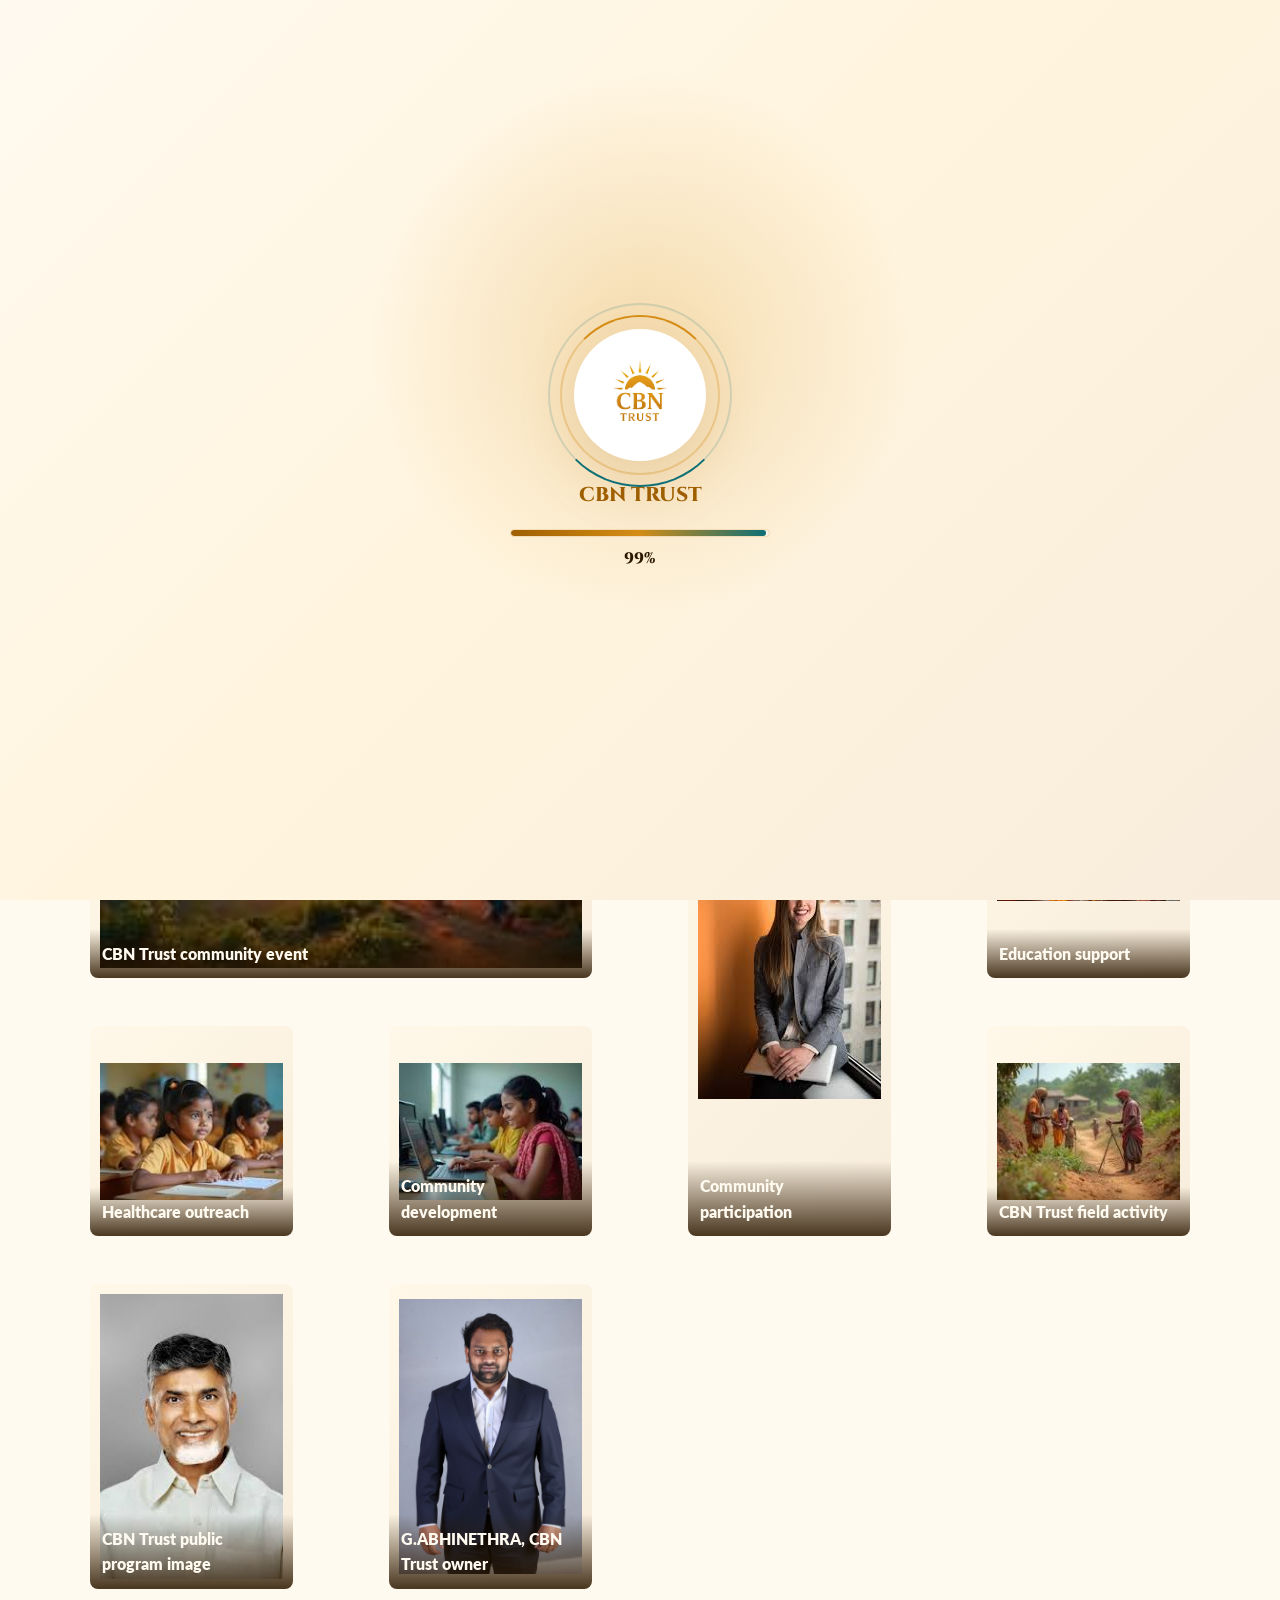
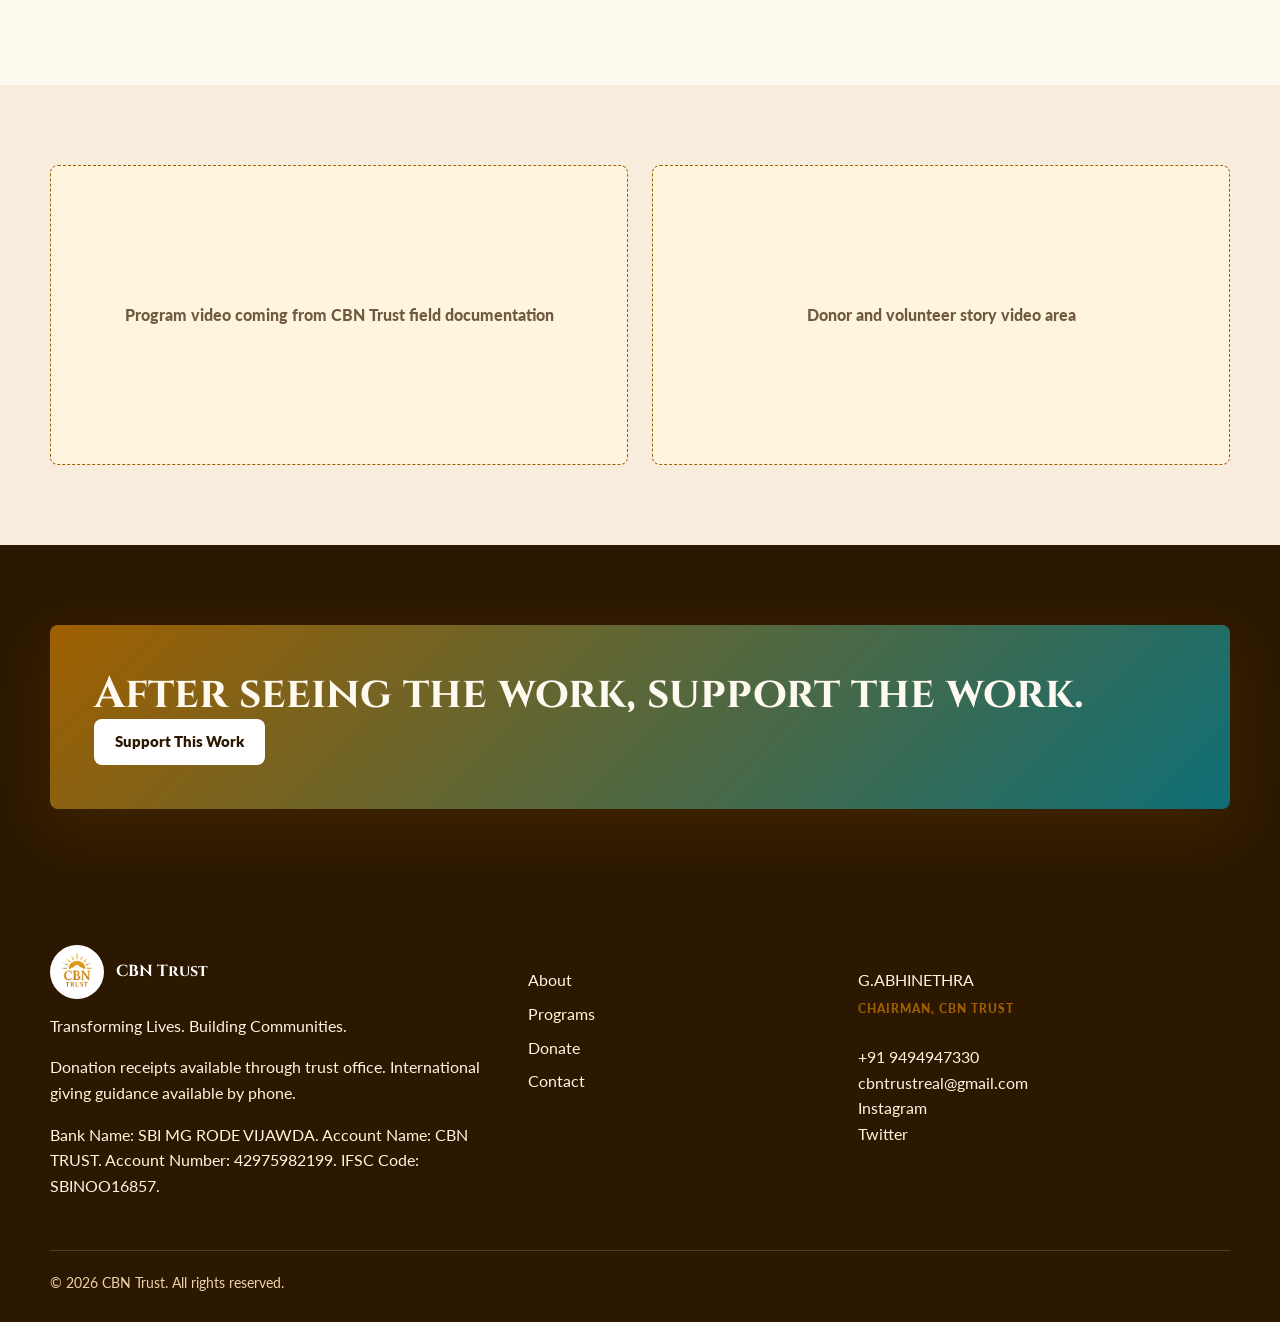
<file: gallery.html>
<!doctype html>
<html lang="en">
<head>
  <meta charset="utf-8"><meta name="viewport" content="width=device-width, initial-scale=1">
  <title>Program Gallery | CBN Trust on the Ground in Andhra Pradesh</title>
  <meta name="description" content="See CBN Trust program photos from education, healthcare, community development, and events across Andhra Pradesh.">
  <link rel="canonical" href="https://cbntrust.org/gallery.html">
  <meta property="og:title" content="Program Gallery | CBN Trust on the Ground in Andhra Pradesh"><meta property="og:description" content="See CBN Trust program photos from education, healthcare, community development, and events across Andhra Pradesh."><meta property="og:image" content="/assets/og-image.jpg"><meta property="og:type" content="website"><meta property="og:site_name" content="CBN Trust">
  <meta name="twitter:card" content="summary_large_image"><meta name="twitter:title" content="Program Gallery | CBN Trust on the Ground in Andhra Pradesh"><meta name="twitter:description" content="See CBN Trust program photos from education, healthcare, community development, and events across Andhra Pradesh."><meta name="twitter:image" content="/assets/og-image.jpg">
  <link rel="preconnect" href="https://fonts.googleapis.com"><link rel="preconnect" href="https://fonts.gstatic.com" crossorigin><link href="https://fonts.googleapis.com/css2?family=Cinzel:wght@600;700;800&family=Lato:wght@400;700;900&family=Tiro+Telugu:ital@0;1&display=swap" rel="stylesheet"><link rel="stylesheet" href="css/variables.css"><link rel="stylesheet" href="css/global.css">
  <script type="application/ld+json">{"@context":"https://schema.org","@type":"NGO","name":"CBN Trust","description":"CBN Trust is dedicated to creating sustainable social and economic transformation in Andhra Pradesh through innovative programs in education, healthcare, and community development.","url":"https://cbntrust.org","logo":"https://cbntrust.org/assets/logo.png","areaServed":"Andhra Pradesh, India","foundingLocation":"Andhra Pradesh, India"}</script>
</head>
<body>
  <div class="logo-loader" id="logoLoader" role="status" aria-live="polite" aria-label="Loading CBN Trust"><div class="logo-loader-inner"><div class="logo-loader-mark"><img src="assets/logo.png" alt="CBN Trust logo"></div><span>CBN Trust</span><div class="logo-loader-progress" aria-hidden="true"><div class="logo-loader-track"><div class="logo-loader-bar" id="logoLoaderBar"></div></div><strong id="logoLoaderPercent">0%</strong></div></div></div>
  <header class="site-header solid"><div class="container nav"><a class="brand" href="index.html"><img src="assets/logo.png" alt="CBN Trust logo"><span>CBN Trust</span></a><nav class="nav-links" aria-label="Primary navigation"><a href="about.html">About</a><a href="programs.html">Programs</a><a class="active" href="gallery.html">Gallery</a><a href="volunteer.html">Volunteer</a><a href="nri-giving.html">NRI Giving</a><a href="contact.html">Contact</a></nav><a class="button primary nav-cta" href="donate.html">Donate Now</a><button class="menu-toggle" type="button" aria-label="Open menu" aria-expanded="false">☰</button></div></header>
  <main>
    <section class="page-hero"><div class="container"><span class="eyebrow">Gallery</span><h1>This Is What Change Looks Like</h1><p>Field photos should carry district, date, and program captions so donors can see real activity, not generic imagery.</p></div></section>
    <section class="section"><div class="container"><div class="filter-tabs reveal" aria-label="Gallery filters"><button class="filter-button active" type="button" data-filter="all">All</button><button class="filter-button" type="button" data-filter="education">Education</button><button class="filter-button" type="button" data-filter="healthcare">Healthcare</button><button class="filter-button" type="button" data-filter="community">Community</button><button class="filter-button" type="button" data-filter="events">Events</button></div><div class="gallery-grid" style="margin-top:24px"><figure class="gallery-item wide reveal" data-category="events"><img src="assets/images/gallery-wide.jpeg" alt="CBN Trust event activity in Andhra Pradesh" loading="lazy"><figcaption>CBN Trust community event</figcaption></figure><figure class="gallery-item tall reveal" data-category="events"><img src="assets/images/gallery-portrait.jpeg" alt="Portrait from CBN Trust event" loading="lazy"><figcaption>Community participation</figcaption></figure><figure class="gallery-item reveal" data-category="education"><img src="assets/images/program-education.jpeg" alt="Education support program" loading="lazy"><figcaption>Education support</figcaption></figure><figure class="gallery-item reveal" data-category="healthcare"><img src="assets/images/program-healthcare.jpeg" alt="Healthcare program" loading="lazy"><figcaption>Healthcare outreach</figcaption></figure><figure class="gallery-item reveal" data-category="community"><img src="assets/images/program-community.jpeg" alt="Community development program" loading="lazy"><figcaption>Community development</figcaption></figure><figure class="gallery-item reveal" data-category="events"><img src="assets/images/gallery-event.jpeg" alt="CBN Trust event photo" loading="lazy"><figcaption>CBN Trust field activity</figcaption></figure><figure class="gallery-item reveal" data-category="events"><img src="assets/images/cbn-brand-image.jpg" alt="CBN Trust brand and public program image" loading="lazy"><figcaption>CBN Trust public program image</figcaption></figure><figure class="gallery-item reveal" data-category="community"><img src="assets/images/owner-abhinethra.png" alt="CBN Trust team or owner profile image" loading="lazy"><figcaption>G.ABHINETHRA, CBN Trust owner</figcaption></figure></div></div></section>
    <section class="section alt"><div class="container grid two"><div class="video-placeholder reveal">Program video coming from CBN Trust field documentation</div><div class="video-placeholder reveal">Donor and volunteer story video area</div></div></section>
    <section class="section dark"><div class="container banner"><h2>After seeing the work, support the work.</h2><a class="button light" href="donate.html">Support This Work</a></div></section>
  </main>
  <footer class="site-footer"><div class="container footer-grid"><div><div class="footer-logo"><img src="assets/logo.png" alt="CBN Trust logo"><strong>CBN Trust</strong></div><p>Transforming Lives. Building Communities.</p><p>Donation receipts available through trust office. International giving guidance available by phone.</p><p>Bank Name: SBI MG RODE VIJAWDA. Account Name: CBN TRUST. Account Number: 42975982199. IFSC Code: SBINOO16857.</p></div><div><h3>Quick Links</h3><div class="footer-links"><a href="about.html">About</a><a href="programs.html">Programs</a><a href="donate.html">Donate</a><a href="contact.html">Contact</a></div></div><div><h3>Contact</h3><p>G.ABHINETHRA<br><span class="designation">CHAIRMAN, CBN TRUST</span><br>+91 9494947330<br><a href="mailto:cbntrustreal@gmail.com">cbntrustreal@gmail.com</a><br><a href="https://instagram.com/cbntrust12625" target="_blank" rel="noopener">Instagram</a><br><a href="https://x.com/cbntrust" target="_blank" rel="noopener">Twitter</a></p></div></div><div class="container footer-bottom">© 2026 CBN Trust. All rights reserved.</div></footer><a class="mobile-donate button primary" href="donate.html">Donate Now</a><script src="js/main.js"></script>
</body>
</html>
</file>
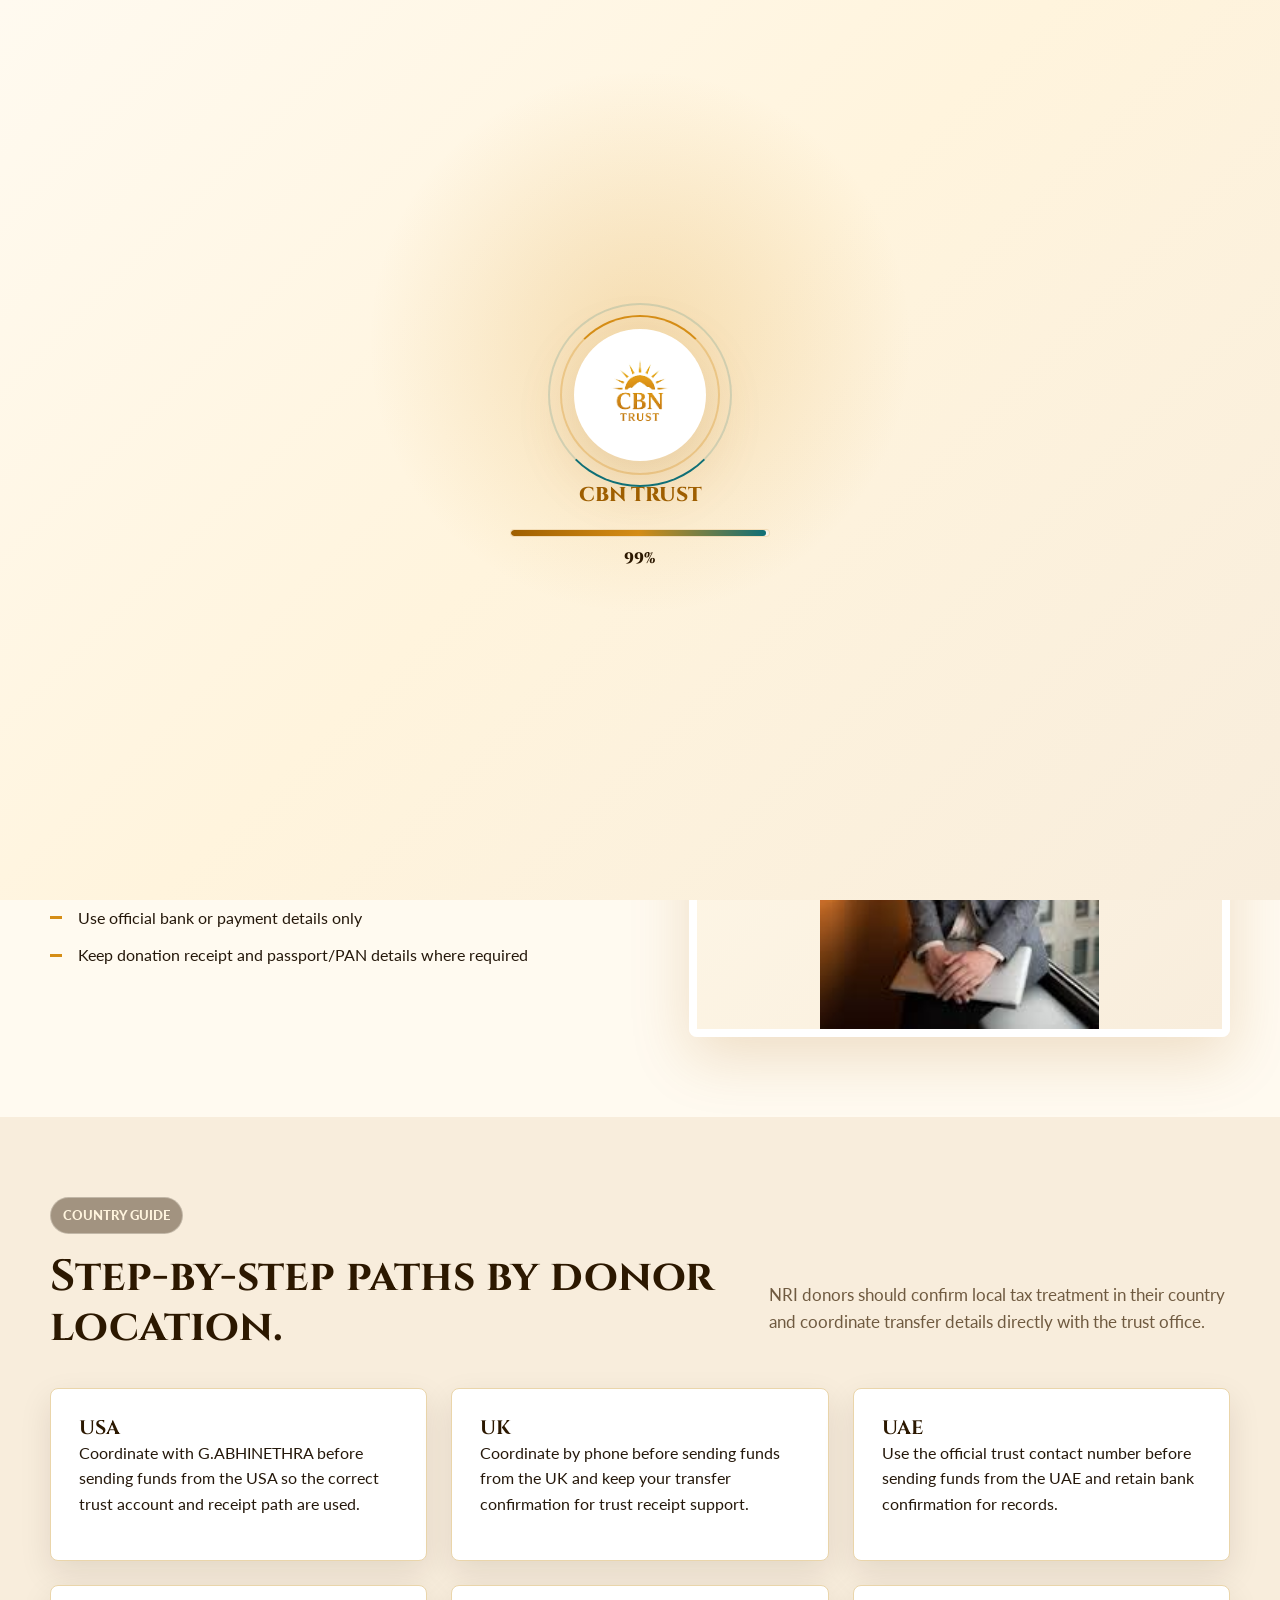
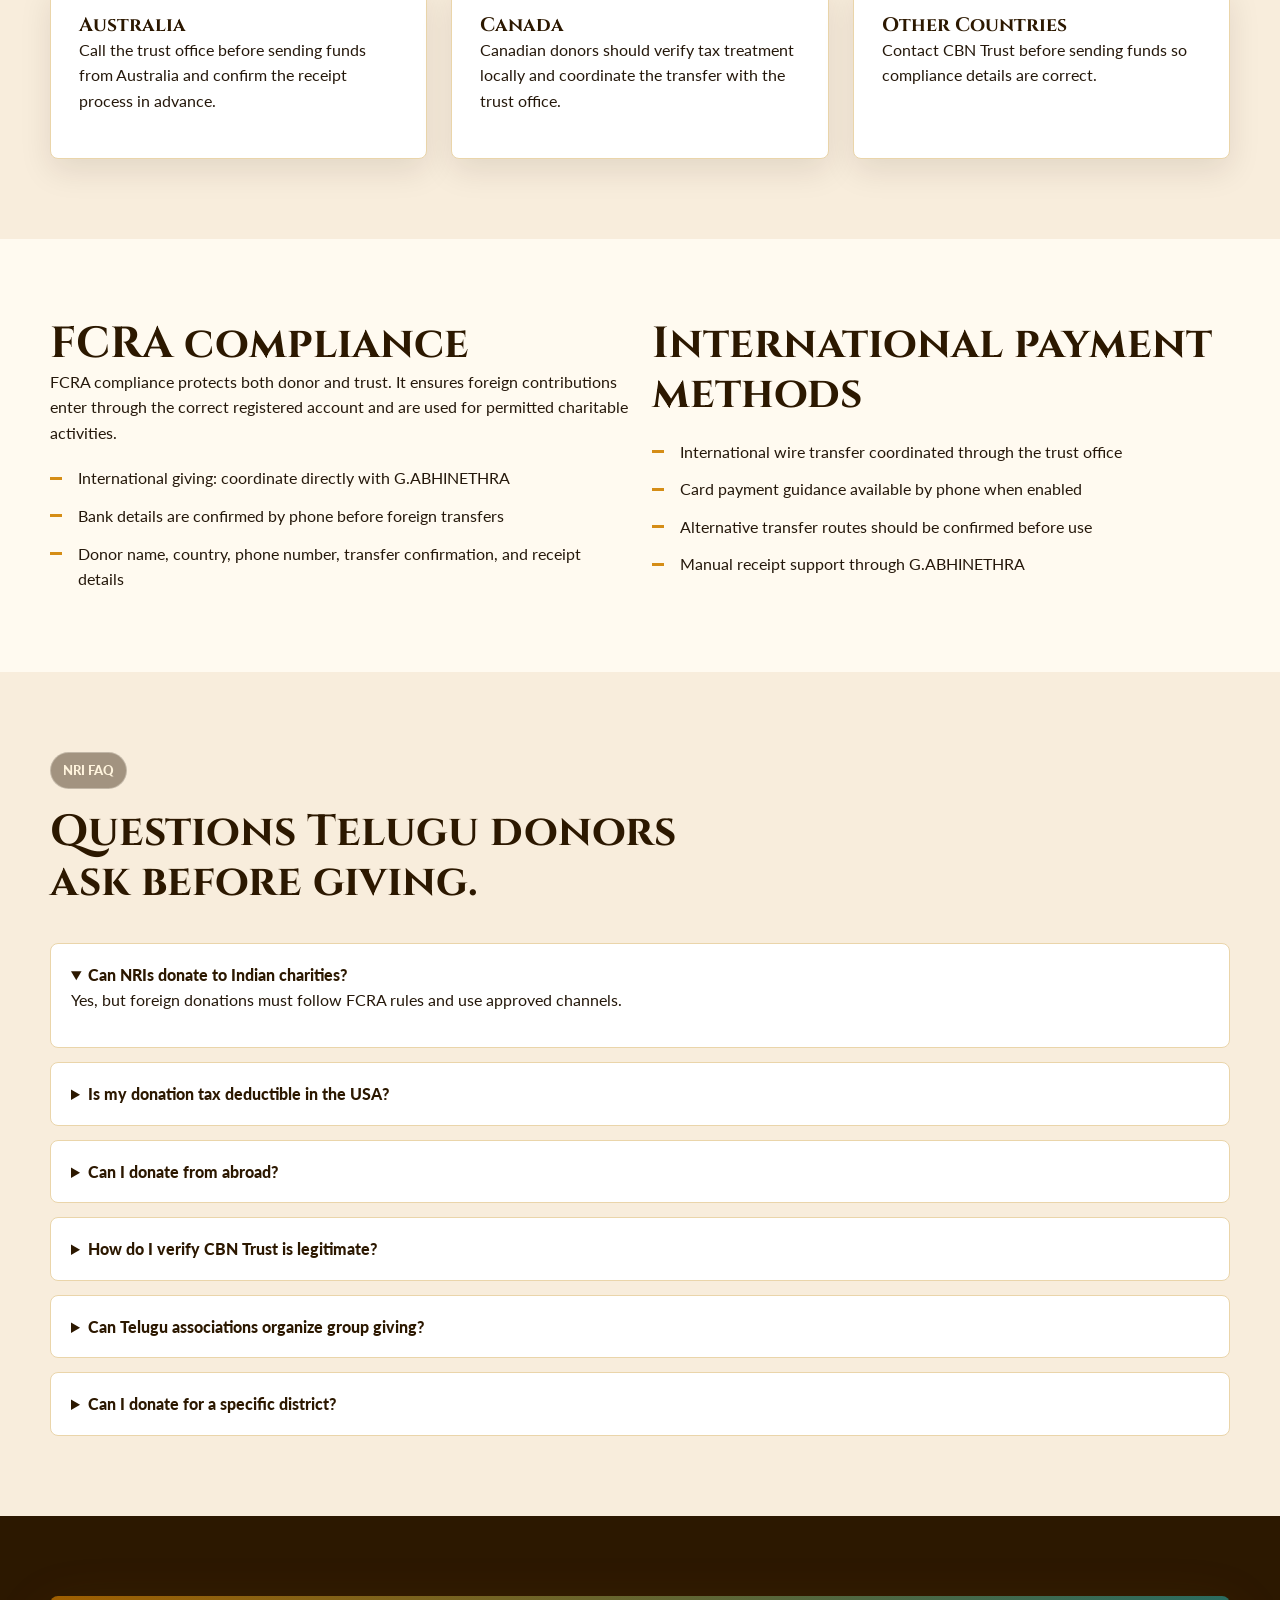
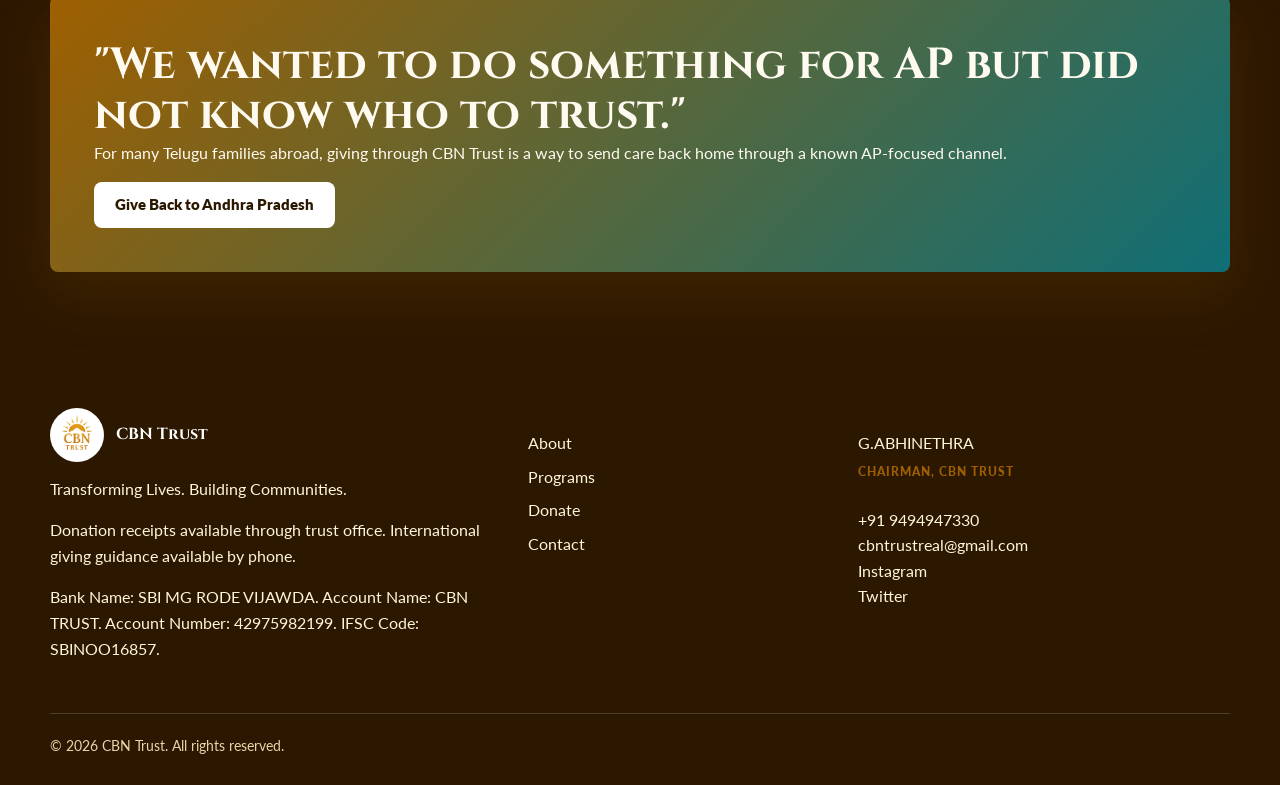
<file: nri-giving.html>
<!doctype html>
<html lang="en">
<head>
  <meta charset="utf-8"><meta name="viewport" content="width=device-width, initial-scale=1">
  <title>NRI Giving Guide | Donate to CBN Trust from USA, UK, UAE & Australia</title>
  <meta name="description" content="A practical NRI giving guide for Telugu donors in the USA, UK, UAE, Australia, and Canada who want to donate to Andhra Pradesh safely.">
  <link rel="canonical" href="https://cbntrust.org/nri-giving.html">
  <meta property="og:title" content="NRI Giving Guide | Donate to CBN Trust from USA, UK, UAE & Australia"><meta property="og:description" content="A practical NRI giving guide for Telugu donors in the USA, UK, UAE, Australia, and Canada who want to donate to Andhra Pradesh safely."><meta property="og:image" content="/assets/og-image.jpg"><meta property="og:type" content="website"><meta property="og:site_name" content="CBN Trust">
  <meta name="twitter:card" content="summary_large_image"><meta name="twitter:title" content="NRI Giving Guide | Donate to CBN Trust from USA, UK, UAE & Australia"><meta name="twitter:description" content="A practical NRI giving guide for Telugu donors in the USA, UK, UAE, Australia, and Canada who want to donate to Andhra Pradesh safely."><meta name="twitter:image" content="/assets/og-image.jpg">
  <link rel="preconnect" href="https://fonts.googleapis.com"><link rel="preconnect" href="https://fonts.gstatic.com" crossorigin><link href="https://fonts.googleapis.com/css2?family=Cinzel:wght@600;700;800&family=Lato:wght@400;700;900&family=Tiro+Telugu:ital@0;1&display=swap" rel="stylesheet"><link rel="stylesheet" href="css/variables.css"><link rel="stylesheet" href="css/global.css">
  <script type="application/ld+json">{"@context":"https://schema.org","@type":"NGO","name":"CBN Trust","description":"CBN Trust is dedicated to creating sustainable social and economic transformation in Andhra Pradesh through innovative programs in education, healthcare, and community development.","url":"https://cbntrust.org","logo":"https://cbntrust.org/assets/logo.png","areaServed":"Andhra Pradesh, India","foundingLocation":"Andhra Pradesh, India"}</script>
</head>
<body>
  <div class="logo-loader" id="logoLoader" role="status" aria-live="polite" aria-label="Loading CBN Trust"><div class="logo-loader-inner"><div class="logo-loader-mark"><img src="assets/logo.png" alt="CBN Trust logo"></div><span>CBN Trust</span><div class="logo-loader-progress" aria-hidden="true"><div class="logo-loader-track"><div class="logo-loader-bar" id="logoLoaderBar"></div></div><strong id="logoLoaderPercent">0%</strong></div></div></div>
  <header class="site-header solid"><div class="container nav"><a class="brand" href="index.html"><img src="assets/logo.png" alt="CBN Trust logo"><span>CBN Trust</span></a><nav class="nav-links" aria-label="Primary navigation"><a href="about.html">About</a><a href="programs.html">Programs</a><a href="gallery.html">Gallery</a><a href="volunteer.html">Volunteer</a><a class="active" href="nri-giving.html">NRI Giving</a><a href="contact.html">Contact</a></nav><a class="button primary nav-cta" href="donate.html">Donate Now</a><button class="menu-toggle" type="button" aria-label="Open menu" aria-expanded="false">☰</button></div></header>
  <main>
    <section class="page-hero"><div class="container"><span class="eyebrow">Give From Abroad</span><h1>Your Roots Are in AP. Here's the Safest Way to Give Back.</h1><p>For Telugu families in the USA, UK, UAE, Australia, Canada, and beyond, charitable giving needs clarity on FCRA, receipts, and trusted use of funds.</p></div></section>
    <section class="section"><div class="container split"><div class="reveal"><h2>Why NRI giving is different</h2><p>Sending money to family is a remittance. Donating to an Indian nonprofit from abroad is regulated through FCRA compliance. The goal is simple: your care reaches Andhra Pradesh legally, transparently, and with the right receipt trail.</p><ul class="list-check"><li>Confirm FCRA eligibility before international transfers</li><li>Use official bank or payment details only</li><li>Keep donation receipt and passport/PAN details where required</li></ul></div><div class="media-frame reveal"><img src="assets/images/gallery-portrait.jpeg" alt="Community member photo for NRI giving story" loading="lazy"></div></div></section>
    <section class="section alt"><div class="container"><div class="section-head reveal"><div><span class="eyebrow">Country Guide</span><h2>Step-by-step paths by donor location.</h2></div><p>NRI donors should confirm local tax treatment in their country and coordinate transfer details directly with the trust office.</p></div><div class="grid three"><article class="card reveal"><h3>USA</h3><p>Coordinate with G.ABHINETHRA before sending funds from the USA so the correct trust account and receipt path are used.</p></article><article class="card reveal"><h3>UK</h3><p>Coordinate by phone before sending funds from the UK and keep your transfer confirmation for trust receipt support.</p></article><article class="card reveal"><h3>UAE</h3><p>Use the official trust contact number before sending funds from the UAE and retain bank confirmation for records.</p></article><article class="card reveal"><h3>Australia</h3><p>Call the trust office before sending funds from Australia and confirm the receipt process in advance.</p></article><article class="card reveal"><h3>Canada</h3><p>Canadian donors should verify tax treatment locally and coordinate the transfer with the trust office.</p></article><article class="card reveal"><h3>Other Countries</h3><p>Contact CBN Trust before sending funds so compliance details are correct.</p></article></div></div></section>
    <section class="section"><div class="container grid two"><div class="reveal"><h2>FCRA compliance</h2><p>FCRA compliance protects both donor and trust. It ensures foreign contributions enter through the correct registered account and are used for permitted charitable activities.</p><ul class="list-check"><li>International giving: coordinate directly with G.ABHINETHRA</li><li>Bank details are confirmed by phone before foreign transfers</li><li>Donor name, country, phone number, transfer confirmation, and receipt details</li></ul></div><div class="reveal"><h2>International payment methods</h2><ul class="list-check"><li>International wire transfer coordinated through the trust office</li><li>Card payment guidance available by phone when enabled</li><li>Alternative transfer routes should be confirmed before use</li><li>Manual receipt support through G.ABHINETHRA</li></ul></div></div></section>
    <section class="section alt"><div class="container"><div class="section-head reveal"><div><span class="eyebrow">NRI FAQ</span><h2>Questions Telugu donors ask before giving.</h2></div></div><div class="faq reveal"><details open><summary>Can NRIs donate to Indian charities?</summary><p>Yes, but foreign donations must follow FCRA rules and use approved channels.</p></details><details><summary>Is my donation tax deductible in the USA?</summary><p>Tax deductibility depends on your country and personal tax status. CBN Trust can provide donation receipt support, and donors should confirm local tax treatment with their advisor.</p></details><details><summary>Can I donate from abroad?</summary><p>Yes. International donors should coordinate with G.ABHINETHRA and use the verified CBN TRUST bank details before sending funds.</p></details><details><summary>How do I verify CBN Trust is legitimate?</summary><p>Review registration numbers, receipts, field reports, and direct office details before giving.</p></details><details><summary>Can Telugu associations organize group giving?</summary><p>Yes. Contact CBN Trust for a campaign page, program focus area, and reporting template.</p></details><details><summary>Can I donate for a specific district?</summary><p>Yes. Donors can discuss program focus preferences with G.ABHINETHRA before giving.</p></details></div></div></section>
    <section class="section dark"><div class="container banner"><h2>"We wanted to do something for AP but did not know who to trust."</h2><p>For many Telugu families abroad, giving through CBN Trust is a way to send care back home through a known AP-focused channel.</p><a class="button light" href="donate.html">Give Back to Andhra Pradesh</a></div></section>
  </main>
  <footer class="site-footer"><div class="container footer-grid"><div><div class="footer-logo"><img src="assets/logo.png" alt="CBN Trust logo"><strong>CBN Trust</strong></div><p>Transforming Lives. Building Communities.</p><p>Donation receipts available through trust office. International giving guidance available by phone.</p><p>Bank Name: SBI MG RODE VIJAWDA. Account Name: CBN TRUST. Account Number: 42975982199. IFSC Code: SBINOO16857.</p></div><div><h3>Quick Links</h3><div class="footer-links"><a href="about.html">About</a><a href="programs.html">Programs</a><a href="donate.html">Donate</a><a href="contact.html">Contact</a></div></div><div><h3>Contact</h3><p>G.ABHINETHRA<br><span class="designation">CHAIRMAN, CBN TRUST</span><br>+91 9494947330<br><a href="mailto:cbntrustreal@gmail.com">cbntrustreal@gmail.com</a><br><a href="https://instagram.com/cbntrust12625" target="_blank" rel="noopener">Instagram</a><br><a href="https://x.com/cbntrust" target="_blank" rel="noopener">Twitter</a></p></div></div><div class="container footer-bottom">© 2026 CBN Trust. All rights reserved.</div></footer><a class="mobile-donate button primary" href="donate.html">Donate Now</a><script src="js/main.js"></script>
</body>
</html>
</file>
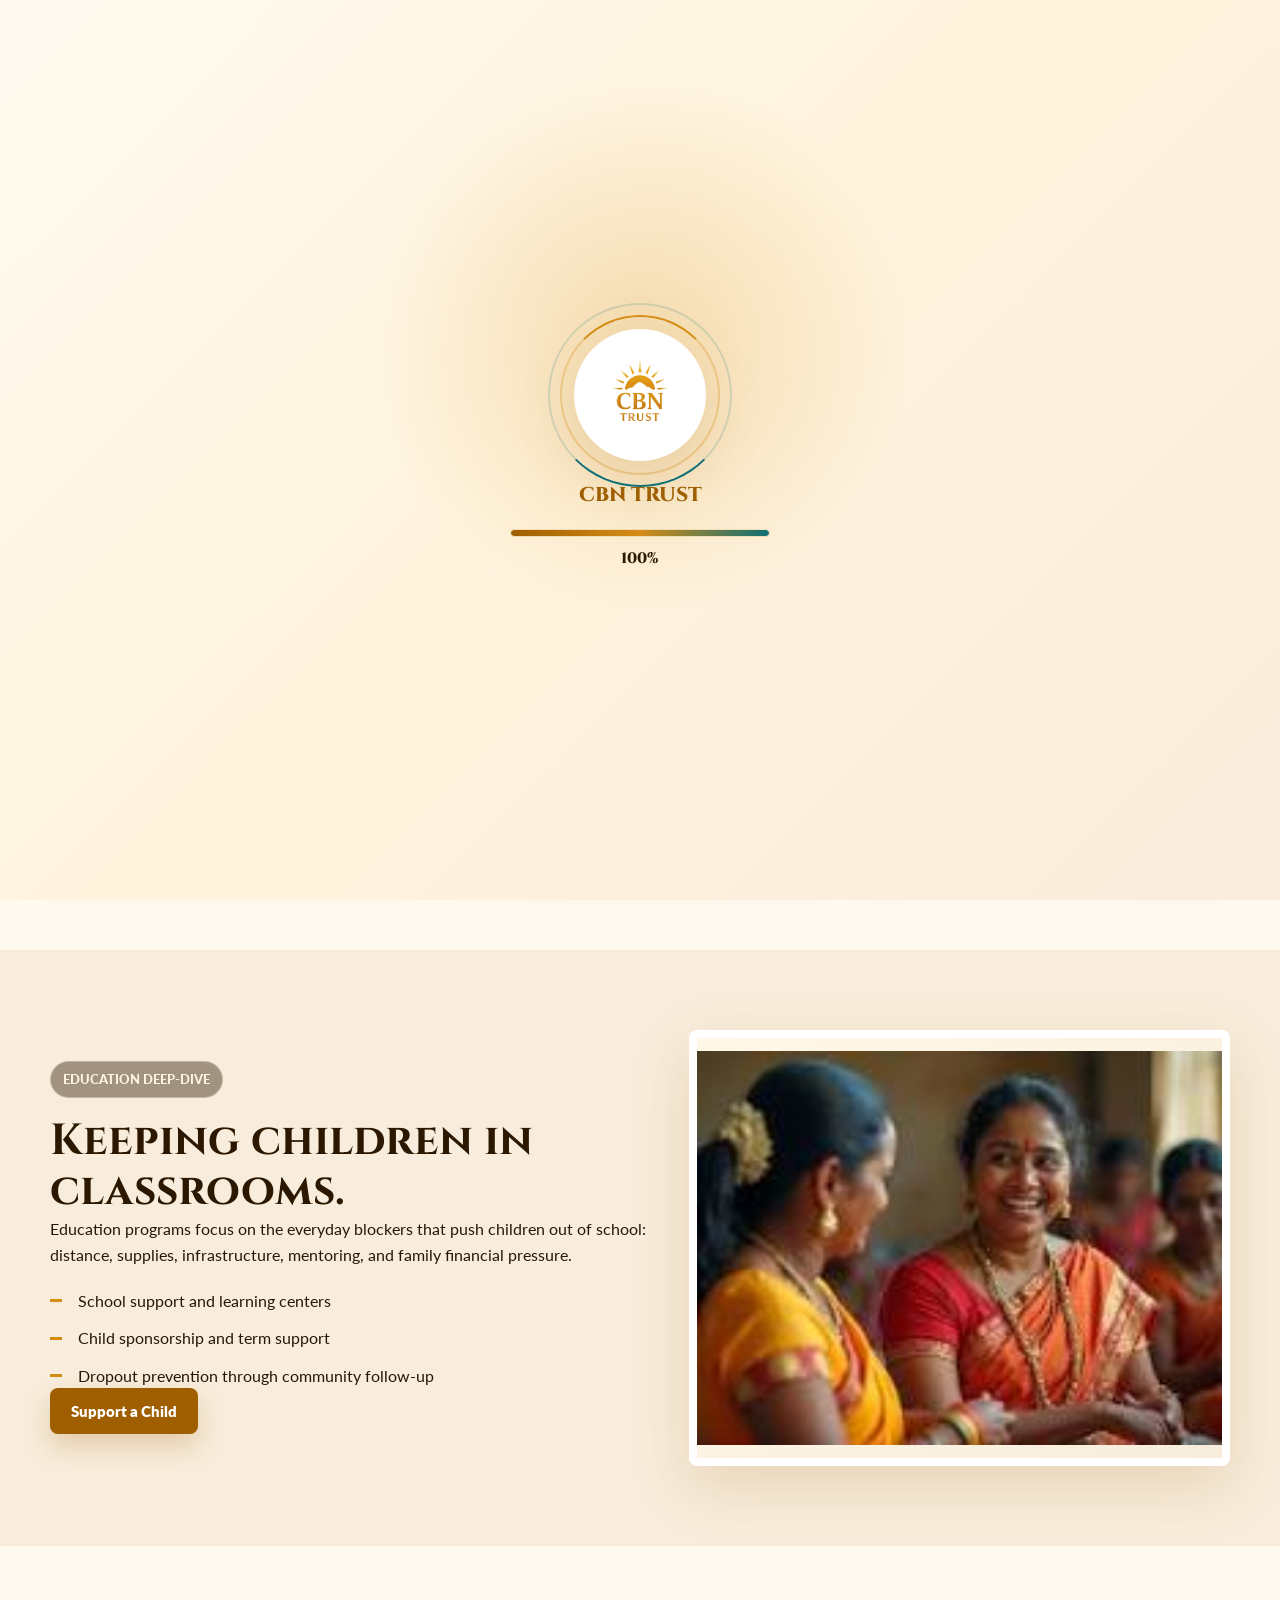
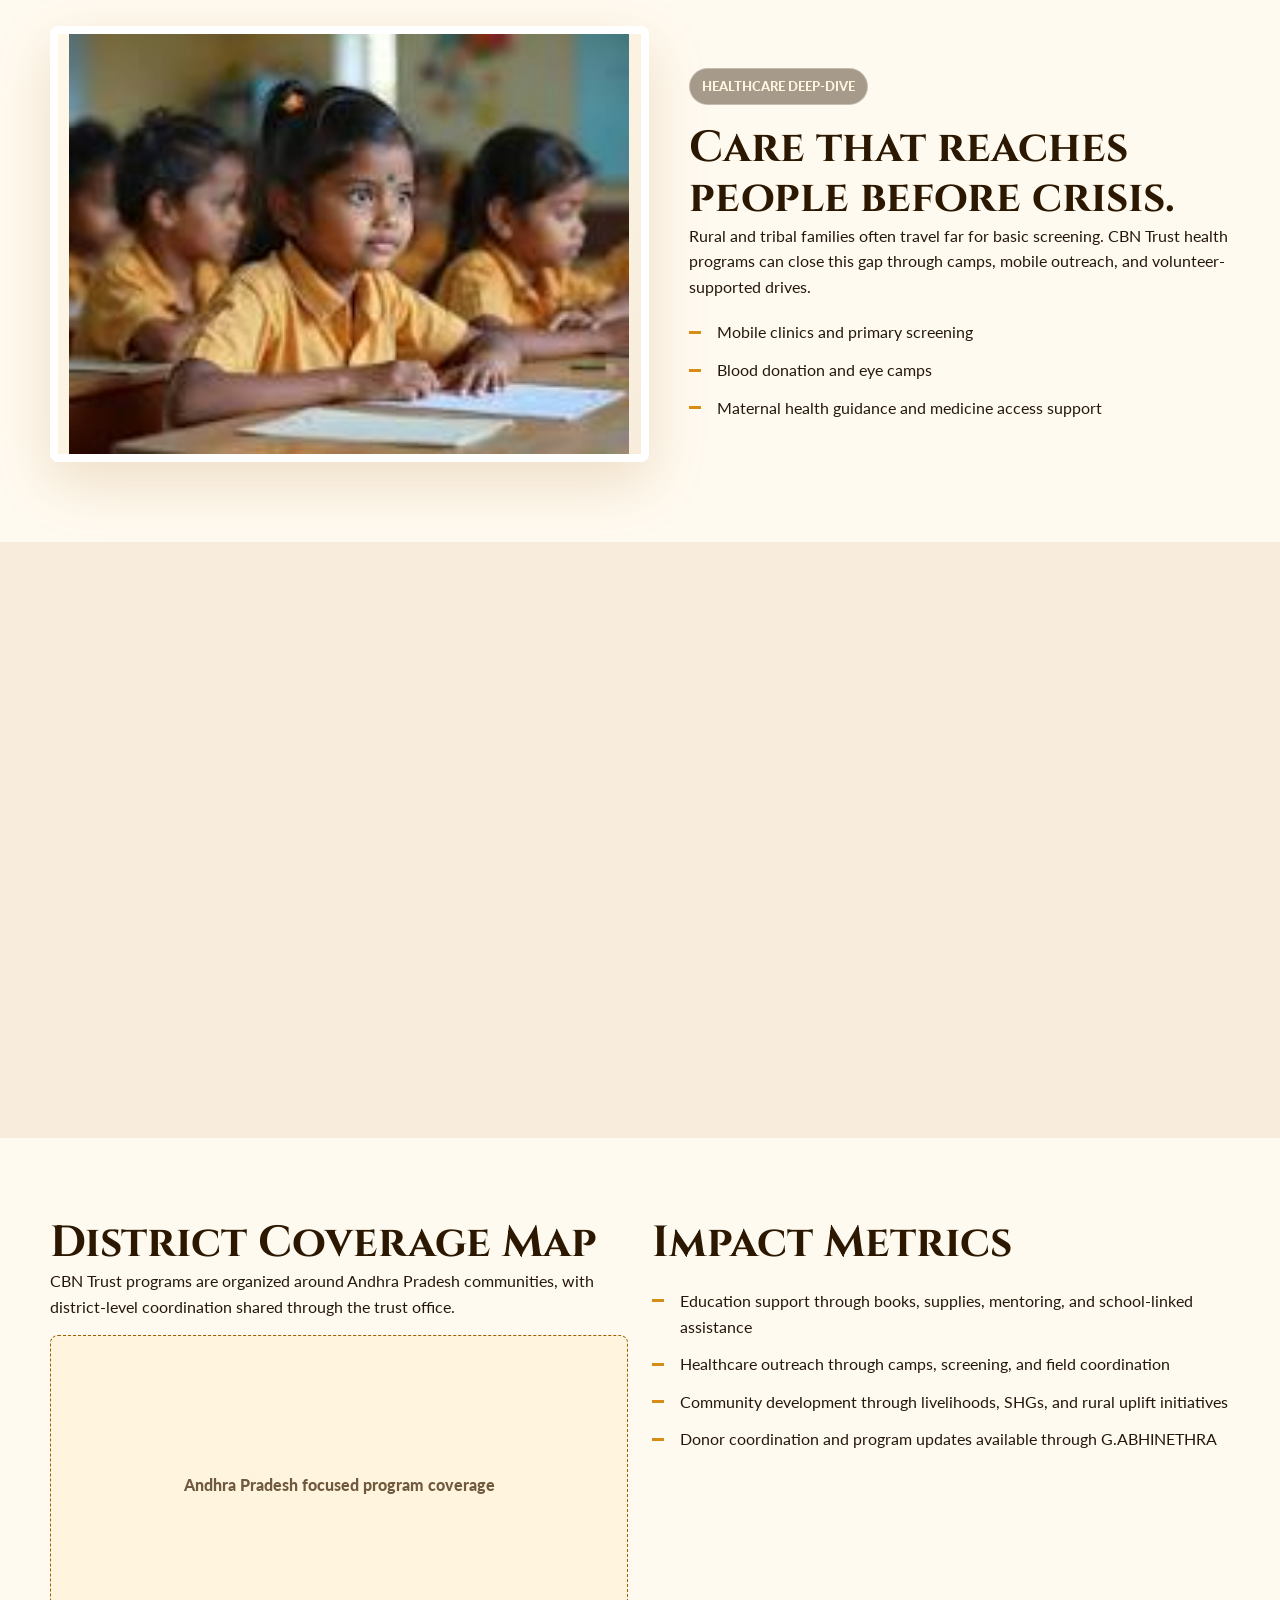
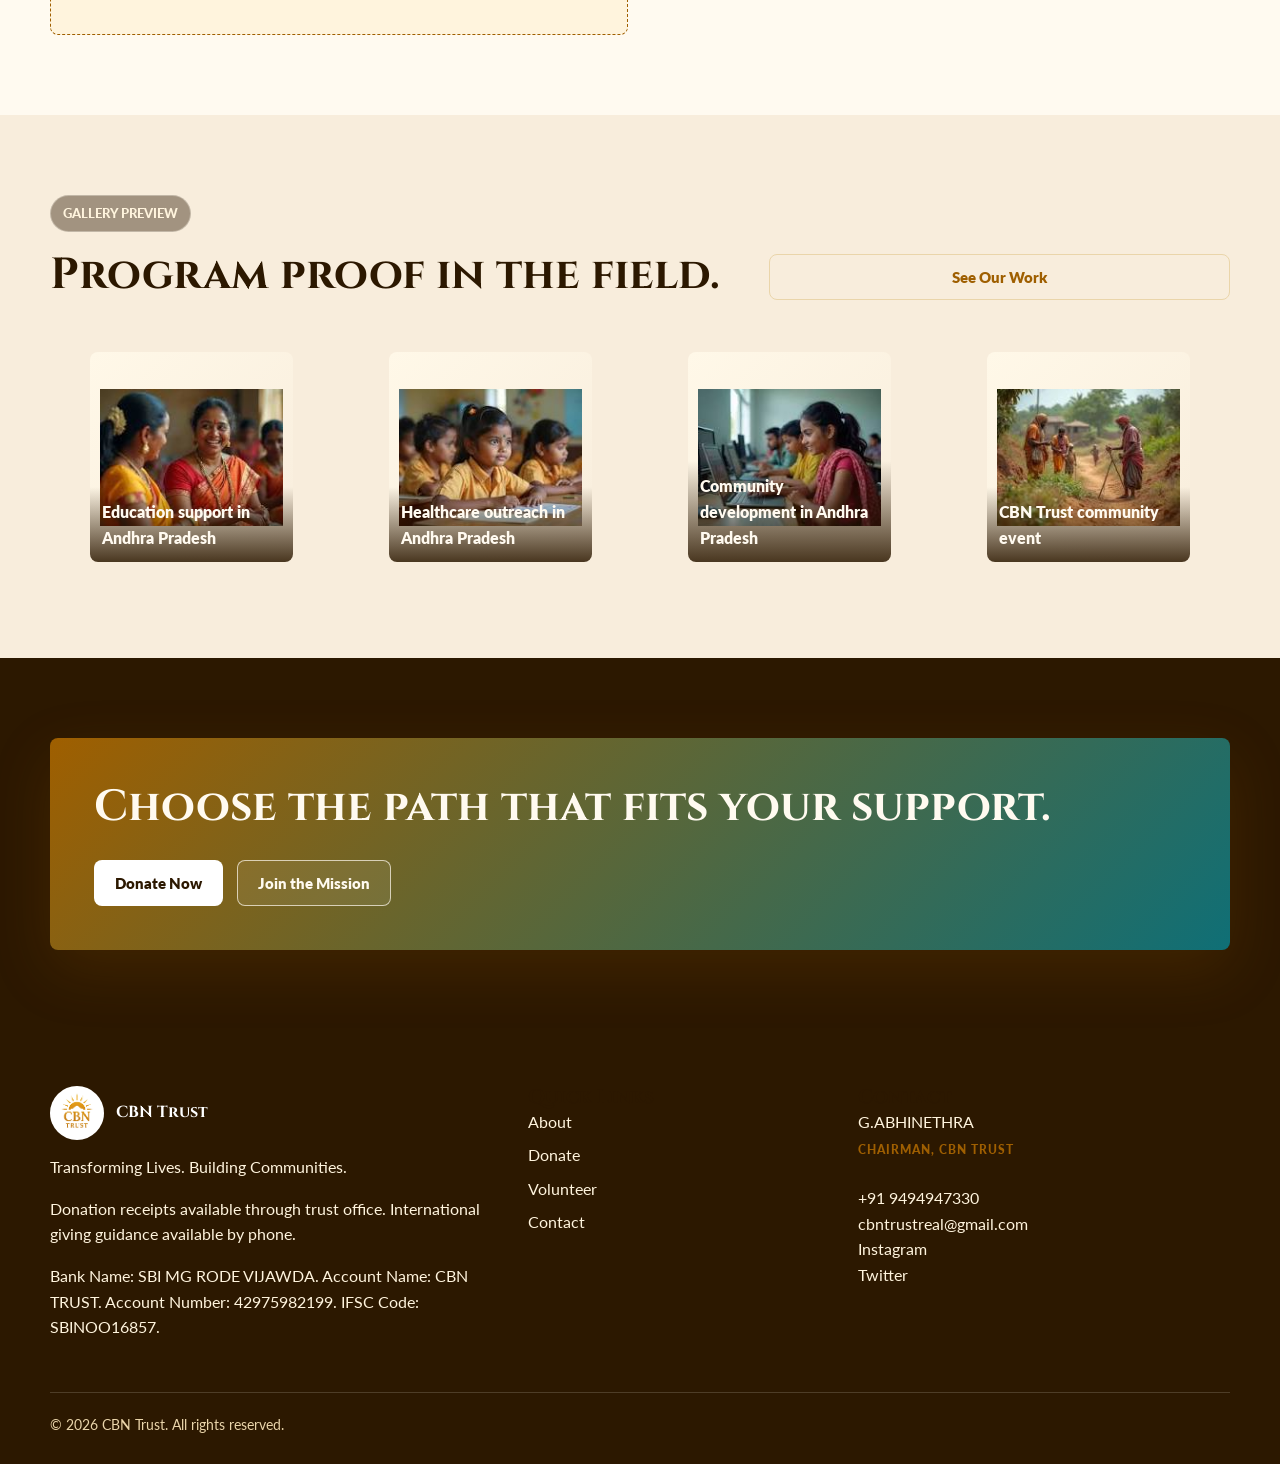
<file: programs.html>
<!doctype html>
<html lang="en">
<head>
  <meta charset="utf-8"><meta name="viewport" content="width=device-width, initial-scale=1">
  <title>Our Programs | Education, Healthcare & Community Development in Andhra Pradesh</title>
  <meta name="description" content="Explore CBN Trust programs in education, healthcare, and community development across Andhra Pradesh's districts.">
  <link rel="canonical" href="https://cbntrust.org/programs.html">
  <meta property="og:title" content="Our Programs | Education, Healthcare & Community Development in Andhra Pradesh"><meta property="og:description" content="Explore CBN Trust programs in education, healthcare, and community development across Andhra Pradesh's districts."><meta property="og:image" content="/assets/og-image.jpg"><meta property="og:type" content="website"><meta property="og:site_name" content="CBN Trust">
  <meta name="twitter:card" content="summary_large_image"><meta name="twitter:title" content="Our Programs | Education, Healthcare & Community Development in Andhra Pradesh"><meta name="twitter:description" content="Explore CBN Trust programs in education, healthcare, and community development across Andhra Pradesh's districts."><meta name="twitter:image" content="/assets/og-image.jpg">
  <link rel="preconnect" href="https://fonts.googleapis.com"><link rel="preconnect" href="https://fonts.gstatic.com" crossorigin><link href="https://fonts.googleapis.com/css2?family=Cinzel:wght@600;700;800&family=Lato:wght@400;700;900&family=Tiro+Telugu:ital@0;1&display=swap" rel="stylesheet"><link rel="stylesheet" href="css/variables.css"><link rel="stylesheet" href="css/global.css">
  <script type="application/ld+json">{"@context":"https://schema.org","@type":"NGO","name":"CBN Trust","description":"CBN Trust is dedicated to creating sustainable social and economic transformation in Andhra Pradesh through innovative programs in education, healthcare, and community development.","url":"https://cbntrust.org","logo":"https://cbntrust.org/assets/logo.png","areaServed":"Andhra Pradesh, India","foundingLocation":"Andhra Pradesh, India"}</script>
</head>
<body>
  <div class="logo-loader" id="logoLoader" role="status" aria-live="polite" aria-label="Loading CBN Trust"><div class="logo-loader-inner"><div class="logo-loader-mark"><img src="assets/logo.png" alt="CBN Trust logo"></div><span>CBN Trust</span><div class="logo-loader-progress" aria-hidden="true"><div class="logo-loader-track"><div class="logo-loader-bar" id="logoLoaderBar"></div></div><strong id="logoLoaderPercent">0%</strong></div></div></div>
  <header class="site-header solid"><div class="container nav"><a class="brand" href="index.html"><img src="assets/logo.png" alt="CBN Trust logo"><span>CBN Trust</span></a><nav class="nav-links" aria-label="Primary navigation"><a href="about.html">About</a><a class="active" href="programs.html">Programs</a><a href="gallery.html">Gallery</a><a href="volunteer.html">Volunteer</a><a href="nri-giving.html">NRI Giving</a><a href="contact.html">Contact</a></nav><a class="button primary nav-cta" href="donate.html">Donate Now</a><button class="menu-toggle" type="button" aria-label="Open menu" aria-expanded="false">☰</button></div></header>
  <main>
    <section class="page-hero"><div class="container"><span class="eyebrow">Our Programs</span><h1>Programs That Reach the Last Mile</h1><p>CBN Trust works across education, healthcare, and community development so families are supported where the gaps are sharpest.</p></div></section>
    <section class="section"><div class="container"><div class="grid three"><article class="card pillar-card reveal"><span class="icon">📚</span><h2>Education</h2><p>Learning centers, school support, child sponsorship, dropout prevention, and infrastructure help.</p></article><article class="card pillar-card reveal"><span class="icon">🏥</span><h2>Healthcare</h2><p>Mobile clinics, health camps, blood donation drives, eye care, and maternal health support.</p></article><article class="card pillar-card reveal"><span class="icon">🌱</span><h2>Community</h2><p>SHGs, women's livelihoods, rural infrastructure, water access, and local ownership.</p></article></div></div></section>
    <section class="section alt" id="education"><div class="container split"><div class="reveal"><span class="eyebrow">Education Deep-Dive</span><h2>Keeping children in classrooms.</h2><p>Education programs focus on the everyday blockers that push children out of school: distance, supplies, infrastructure, mentoring, and family financial pressure.</p><ul class="list-check"><li>School support and learning centers</li><li>Child sponsorship and term support</li><li>Dropout prevention through community follow-up</li></ul><a class="button primary" href="donate.html">Support a Child</a></div><div class="media-frame reveal"><img src="assets/images/program-education.jpeg" alt="Education support activity by CBN Trust" loading="lazy"></div></div></section>
    <section class="section" id="healthcare"><div class="container split"><div class="media-frame reveal"><img src="assets/images/program-healthcare.jpeg" alt="Healthcare outreach program photo" loading="lazy"></div><div class="reveal"><span class="eyebrow">Healthcare Deep-Dive</span><h2>Care that reaches people before crisis.</h2><p>Rural and tribal families often travel far for basic screening. CBN Trust health programs can close this gap through camps, mobile outreach, and volunteer-supported drives.</p><ul class="list-check"><li>Mobile clinics and primary screening</li><li>Blood donation and eye camps</li><li>Maternal health guidance and medicine access support</li></ul></div></div></section>
    <section class="section alt" id="community"><div class="container split"><div class="reveal"><span class="eyebrow">Community Deep-Dive</span><h2>Development built with communities.</h2><p>Community development is more than aid. It means SHGs, women's livelihoods, rural infrastructure, and support systems that let families stand on their own feet.</p><ul class="list-check"><li>Women's livelihood and SHG support</li><li>Rural infrastructure and water access coordination</li><li>Local volunteer coordination</li></ul></div><div class="media-frame reveal"><img src="assets/images/program-community.jpeg" alt="Community development activity in Andhra Pradesh" loading="lazy"></div></div></section>
    <section class="section"><div class="container grid two"><div class="reveal"><h2>District Coverage Map</h2><p>CBN Trust programs are organized around Andhra Pradesh communities, with district-level coordination shared through the trust office.</p><div class="map-placeholder">Andhra Pradesh focused program coverage</div></div><div class="reveal"><h2>Impact Metrics</h2><ul class="list-check"><li>Education support through books, supplies, mentoring, and school-linked assistance</li><li>Healthcare outreach through camps, screening, and field coordination</li><li>Community development through livelihoods, SHGs, and rural uplift initiatives</li><li>Donor coordination and program updates available through G.ABHINETHRA</li></ul></div></div></section>
    <section class="section alt"><div class="container"><div class="section-head reveal"><div><span class="eyebrow">Gallery Preview</span><h2>Program proof in the field.</h2></div><a class="button ghost" href="gallery.html">See Our Work</a></div><div class="gallery-grid"><figure class="gallery-item"><img src="assets/images/program-education.jpeg" alt="Education program photo" loading="lazy"><figcaption>Education support in Andhra Pradesh</figcaption></figure><figure class="gallery-item"><img src="assets/images/program-healthcare.jpeg" alt="Healthcare program photo" loading="lazy"><figcaption>Healthcare outreach in Andhra Pradesh</figcaption></figure><figure class="gallery-item"><img src="assets/images/program-community.jpeg" alt="Community program photo" loading="lazy"><figcaption>Community development in Andhra Pradesh</figcaption></figure><figure class="gallery-item"><img src="assets/images/gallery-event.jpeg" alt="CBN Trust event photo" loading="lazy"><figcaption>CBN Trust community event</figcaption></figure></div></div></section>
    <section class="section dark"><div class="container banner"><h2>Choose the path that fits your support.</h2><div class="cta-row"><a class="button light" href="donate.html">Donate Now</a><a class="button secondary" href="volunteer.html">Join the Mission</a></div></div></section>
  </main>
  <footer class="site-footer"><div class="container footer-grid"><div><div class="footer-logo"><img src="assets/logo.png" alt="CBN Trust logo"><strong>CBN Trust</strong></div><p>Transforming Lives. Building Communities.</p><p>Donation receipts available through trust office. International giving guidance available by phone.</p><p>Bank Name: SBI MG RODE VIJAWDA. Account Name: CBN TRUST. Account Number: 42975982199. IFSC Code: SBINOO16857.</p></div><div><h3>Quick Links</h3><div class="footer-links"><a href="about.html">About</a><a href="donate.html">Donate</a><a href="volunteer.html">Volunteer</a><a href="contact.html">Contact</a></div></div><div><h3>Contact</h3><p>G.ABHINETHRA<br><span class="designation">CHAIRMAN, CBN TRUST</span><br>+91 9494947330<br><a href="mailto:cbntrustreal@gmail.com">cbntrustreal@gmail.com</a><br><a href="https://instagram.com/cbntrust12625" target="_blank" rel="noopener">Instagram</a><br><a href="https://x.com/cbntrust" target="_blank" rel="noopener">Twitter</a></p></div></div><div class="container footer-bottom">© 2026 CBN Trust. All rights reserved.</div></footer><a class="mobile-donate button primary" href="donate.html">Donate Now</a><script src="js/main.js"></script>
</body>
</html>
</file>
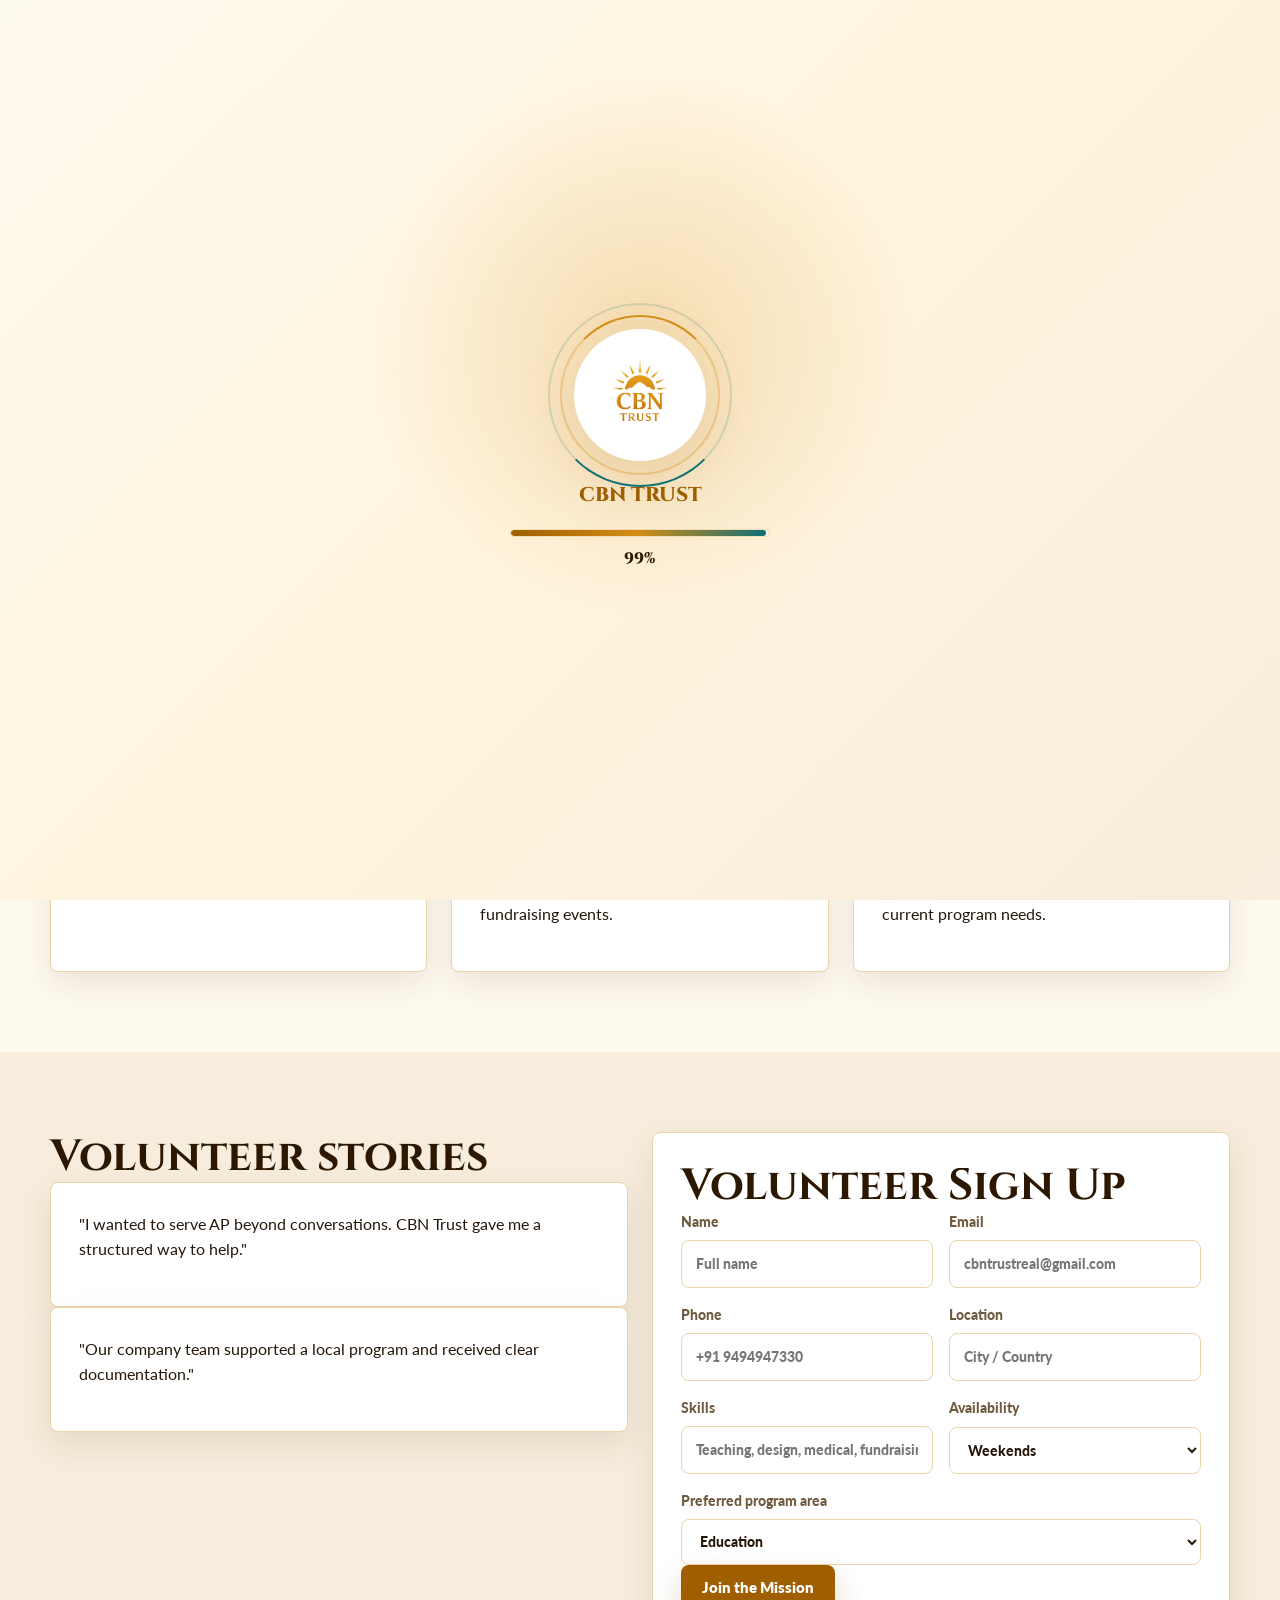
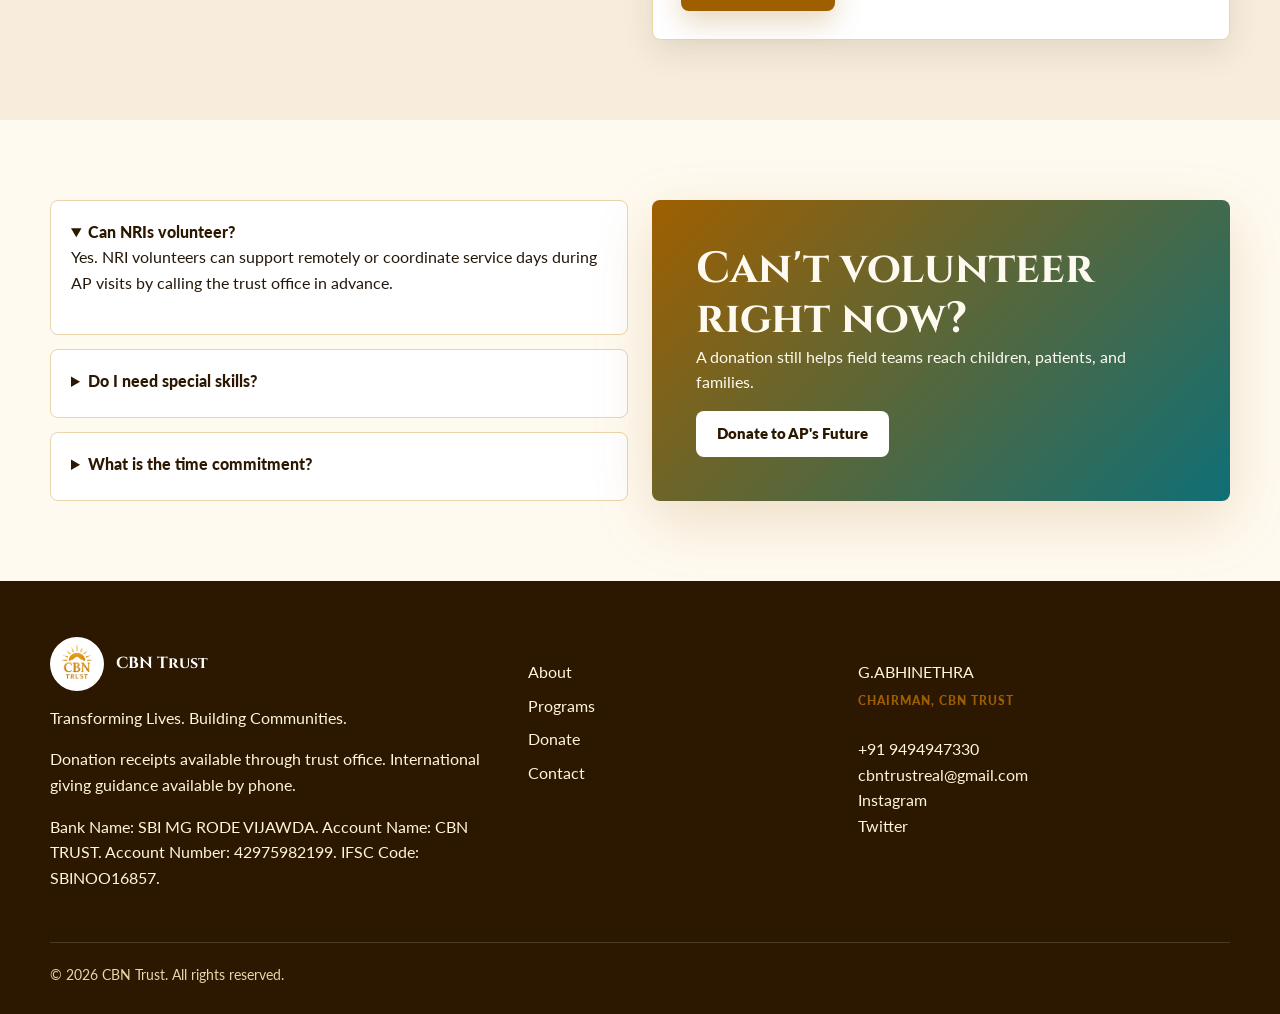
<file: volunteer.html>
<!doctype html>
<html lang="en">
<head>
  <meta charset="utf-8"><meta name="viewport" content="width=device-width, initial-scale=1">
  <title>Volunteer with CBN Trust | AP Community Service Opportunities</title>
  <meta name="description" content="Volunteer with CBN Trust in Andhra Pradesh or remotely. Support education, healthcare camps, documentation, fundraising, and community programs.">
  <link rel="canonical" href="https://cbntrust.org/volunteer.html">
  <meta property="og:title" content="Volunteer with CBN Trust | AP Community Service Opportunities"><meta property="og:description" content="Volunteer with CBN Trust in Andhra Pradesh or remotely. Support education, healthcare camps, documentation, fundraising, and community programs."><meta property="og:image" content="/assets/og-image.jpg"><meta property="og:type" content="website"><meta property="og:site_name" content="CBN Trust">
  <meta name="twitter:card" content="summary_large_image"><meta name="twitter:title" content="Volunteer with CBN Trust | AP Community Service Opportunities"><meta name="twitter:description" content="Volunteer with CBN Trust in Andhra Pradesh or remotely. Support education, healthcare camps, documentation, fundraising, and community programs."><meta name="twitter:image" content="/assets/og-image.jpg">
  <link rel="preconnect" href="https://fonts.googleapis.com"><link rel="preconnect" href="https://fonts.gstatic.com" crossorigin><link href="https://fonts.googleapis.com/css2?family=Cinzel:wght@600;700;800&family=Lato:wght@400;700;900&family=Tiro+Telugu:ital@0;1&display=swap" rel="stylesheet"><link rel="stylesheet" href="css/variables.css"><link rel="stylesheet" href="css/global.css">
  <script type="application/ld+json">{"@context":"https://schema.org","@type":"NGO","name":"CBN Trust","description":"CBN Trust is dedicated to creating sustainable social and economic transformation in Andhra Pradesh through innovative programs in education, healthcare, and community development.","url":"https://cbntrust.org","logo":"https://cbntrust.org/assets/logo.png","areaServed":"Andhra Pradesh, India","foundingLocation":"Andhra Pradesh, India"}</script>
</head>
<body>
  <div class="logo-loader" id="logoLoader" role="status" aria-live="polite" aria-label="Loading CBN Trust"><div class="logo-loader-inner"><div class="logo-loader-mark"><img src="assets/logo.png" alt="CBN Trust logo"></div><span>CBN Trust</span><div class="logo-loader-progress" aria-hidden="true"><div class="logo-loader-track"><div class="logo-loader-bar" id="logoLoaderBar"></div></div><strong id="logoLoaderPercent">0%</strong></div></div></div>
  <header class="site-header solid"><div class="container nav"><a class="brand" href="index.html"><img src="assets/logo.png" alt="CBN Trust logo"><span>CBN Trust</span></a><nav class="nav-links" aria-label="Primary navigation"><a href="about.html">About</a><a href="programs.html">Programs</a><a href="gallery.html">Gallery</a><a class="active" href="volunteer.html">Volunteer</a><a href="nri-giving.html">NRI Giving</a><a href="contact.html">Contact</a></nav><a class="button primary nav-cta" href="donate.html">Donate Now</a><button class="menu-toggle" type="button" aria-label="Open menu" aria-expanded="false">☰</button></div></header>
  <main>
    <section class="page-hero"><div class="container"><span class="eyebrow">Volunteer</span><h1>Give Your Time. Change a Life in Andhra Pradesh.</h1><p>There is a place for local volunteers, NRI visitors, remote contributors, and corporate teams inside the mission.</p></div></section>
    <section class="section"><div class="container"><div class="grid four grid three"><article class="card reveal"><h3>In-person in AP</h3><p>Support health camps, school drives, events, and community coordination.</p></article><article class="card reveal"><h3>Remote</h3><p>Teaching support, design, digital documentation, fundraising, and communications.</p></article><article class="card reveal"><h3>NRI visit programs</h3><p>Plan service days during India visits by coordinating with the trust contact in advance.</p></article><article class="card reveal"><h3>Group service days</h3><p>Bring employee, student, or community teams into structured volunteering programs.</p></article><article class="card reveal"><h3>What volunteers do</h3><p>Health camp support, teaching, program coordination, documentation, and fundraising events.</p></article><article class="card reveal"><h3>Time commitment</h3><p>Weekend, monthly, project-based, and remote slots can be coordinated based on current program needs.</p></article></div></div></section>
    <section class="section alt"><div class="container grid two"><div class="reveal"><h2>Volunteer stories</h2><article class="card"><p>"I wanted to serve AP beyond conversations. CBN Trust gave me a structured way to help."</p></article><article class="card"><p>"Our company team supported a local program and received clear documentation."</p></article></div><form class="form-panel reveal"><h2>Volunteer Sign Up</h2><div class="form-grid"><label>Name<input placeholder="Full name"></label><label>Email<input type="email" placeholder="cbntrustreal@gmail.com"></label><label>Phone<input placeholder="+91 9494947330"></label><label>Location<input placeholder="City / Country"></label><label>Skills<input placeholder="Teaching, design, medical, fundraising"></label><label>Availability<select><option>Weekends</option><option>Monthly</option><option>Remote only</option><option>NRI visit</option></select></label><label class="full">Preferred program area<select><option>Education</option><option>Healthcare</option><option>Community Development</option><option>Fundraising</option></select></label></div><button class="primary" type="button">Join the Mission</button></form></div></section>
    <section class="section"><div class="container grid two"><div class="faq reveal"><details open><summary>Can NRIs volunteer?</summary><p>Yes. NRI volunteers can support remotely or coordinate service days during AP visits by calling the trust office in advance.</p></details><details><summary>Do I need special skills?</summary><p>No. Medical, teaching, design, language, coordination, and documentation skills are useful, but structured roles can fit many volunteers.</p></details><details><summary>What is the time commitment?</summary><p>Options can range from one event to recurring monthly support, depending on current program needs.</p></details></div><div class="banner reveal"><h2>Can't volunteer right now?</h2><p>A donation still helps field teams reach children, patients, and families.</p><a class="button light" href="donate.html">Donate to AP's Future</a></div></div></section>
  </main>
  <footer class="site-footer"><div class="container footer-grid"><div><div class="footer-logo"><img src="assets/logo.png" alt="CBN Trust logo"><strong>CBN Trust</strong></div><p>Transforming Lives. Building Communities.</p><p>Donation receipts available through trust office. International giving guidance available by phone.</p><p>Bank Name: SBI MG RODE VIJAWDA. Account Name: CBN TRUST. Account Number: 42975982199. IFSC Code: SBINOO16857.</p></div><div><h3>Quick Links</h3><div class="footer-links"><a href="about.html">About</a><a href="programs.html">Programs</a><a href="donate.html">Donate</a><a href="contact.html">Contact</a></div></div><div><h3>Contact</h3><p>G.ABHINETHRA<br><span class="designation">CHAIRMAN, CBN TRUST</span><br>+91 9494947330<br><a href="mailto:cbntrustreal@gmail.com">cbntrustreal@gmail.com</a><br><a href="https://instagram.com/cbntrust12625" target="_blank" rel="noopener">Instagram</a><br><a href="https://x.com/cbntrust" target="_blank" rel="noopener">Twitter</a></p></div></div><div class="container footer-bottom">© 2026 CBN Trust. All rights reserved.</div></footer><a class="mobile-donate button primary" href="donate.html">Donate Now</a><script src="js/main.js"></script>
</body>
</html>
</file>
<file: css/variables.css>
:root {
  --color-primary: #d58d16;
  --color-primary-dark: #9f5f00;
  --color-secondary: #0f6f76;
  --color-accent: #7a8f2a;
  --color-background: #fffaf0;
  --color-background-warm: #f8eddc;
  --color-text: #25180b;
  --color-text-muted: #6f5a40;
  --color-surface: #ffffff;
  --color-surface-gold: #fff4dd;
  --color-border: #ead5aa;
  --color-dark: #2c1800;
  --font-display: "Cinzel", "Tiro Telugu", Georgia, serif;
  --font-body: "Lato", "Tiro Telugu", system-ui, sans-serif;
  --radius: 8px;
  --shadow-primary: 0 20px 60px rgba(159, 95, 0, 0.18);
  --shadow-soft: 0 12px 32px rgba(37, 24, 11, 0.1);
  --gradient-hero: linear-gradient(135deg, rgba(44, 24, 0, 0.92), rgba(159, 95, 0, 0.72));
  --max-width: 1180px;
  --section-space: 80px;
}

@media (max-width: 760px) {
  :root {
    --section-space: 48px;
  }
}
</file>
<file: css/global.css>
* {
  box-sizing: border-box;
}

html {
  scroll-behavior: smooth;
}

body {
  margin: 0;
  color: var(--color-text);
  background: var(--color-background);
  font-family: var(--font-body);
  line-height: 1.6;
}

body.loader-active {
  overflow: hidden;
}

.logo-loader {
  position: fixed;
  z-index: 9999;
  inset: 0;
  display: grid;
  place-items: center;
  padding: 24px;
  background:
    radial-gradient(circle at 50% 38%, rgba(213, 141, 22, 0.24), transparent 32%),
    linear-gradient(135deg, #fffaf0 0%, #fff4dd 48%, #f8eddc 100%);
  opacity: 1;
  visibility: visible;
  transition: opacity 520ms ease, visibility 520ms ease;
}

.logo-loader.done {
  opacity: 0;
  visibility: hidden;
  pointer-events: none;
}

.logo-loader-inner {
  position: relative;
  display: grid;
  justify-items: center;
  gap: 18px;
}

.logo-loader-mark {
  position: relative;
  display: grid;
  width: 132px;
  height: 132px;
  place-items: center;
  border-radius: 50%;
  background: #fff;
  box-shadow: var(--shadow-primary);
  animation: loader-rise 900ms ease both;
}

.logo-loader-mark::before,
.logo-loader-mark::after {
  position: absolute;
  inset: -14px;
  border: 2px solid rgba(213, 141, 22, 0.3);
  border-top-color: var(--color-primary);
  border-radius: 50%;
  content: "";
  animation: loader-orbit 1400ms linear infinite;
}

.logo-loader-mark::after {
  inset: -26px;
  border-color: rgba(15, 111, 118, 0.16);
  border-bottom-color: var(--color-secondary);
  animation-duration: 2100ms;
  animation-direction: reverse;
}

.logo-loader img {
  width: 96px;
  height: 96px;
  border-radius: 50%;
  object-fit: contain;
}

.logo-loader span {
  color: var(--color-primary-dark);
  font-family: var(--font-display);
  font-size: 1.25rem;
  font-weight: 800;
  letter-spacing: 0;
  text-transform: uppercase;
  animation: loader-glow 1200ms ease-in-out infinite alternate;
}

.logo-loader-progress {
  display: grid;
  justify-items: center;
  gap: 10px;
  width: min(260px, 72vw);
}

.logo-loader-track {
  width: 100%;
  height: 8px;
  overflow: hidden;
  border: 1px solid rgba(213, 141, 22, 0.28);
  border-radius: 999px;
  background: rgba(255, 255, 255, 0.72);
  box-shadow: inset 0 1px 4px rgba(159, 95, 0, 0.12);
}

.logo-loader-bar {
  width: 0;
  height: 100%;
  border-radius: inherit;
  background: linear-gradient(90deg, var(--color-primary-dark), var(--color-primary), var(--color-secondary));
  transition: width 120ms ease;
}

.logo-loader-progress strong {
  color: var(--color-dark);
  font-family: var(--font-display);
  font-size: 0.95rem;
  font-weight: 800;
}

@keyframes loader-orbit {
  to {
    transform: rotate(360deg);
  }
}

@keyframes loader-rise {
  from {
    opacity: 0;
    transform: translateY(18px) scale(0.92);
  }

  to {
    opacity: 1;
    transform: translateY(0) scale(1);
  }
}

@keyframes loader-glow {
  from {
    opacity: 0.72;
  }

  to {
    opacity: 1;
  }
}

img {
  display: block;
  max-width: 100%;
}

a {
  color: inherit;
  text-decoration: none;
}

p {
  margin: 0 0 16px;
}

h1,
h2,
h3 {
  margin: 0;
  color: var(--color-dark);
  font-family: var(--font-display);
  font-weight: 700;
  line-height: 1.15;
}

h1 {
  font-size: clamp(2.35rem, 6vw, 5.15rem);
}

h2 {
  font-size: clamp(1.85rem, 3.4vw, 3rem);
}

h3 {
  font-size: 1.22rem;
}

.container {
  width: min(var(--max-width), calc(100% - 40px));
  margin: 0 auto;
}

.site-header {
  position: fixed;
  z-index: 50;
  top: 0;
  left: 0;
  width: 100%;
  border-bottom: 1px solid transparent;
  transition: background 200ms ease, border-color 200ms ease, box-shadow 200ms ease;
}

.site-header.scrolled,
.site-header.solid {
  border-color: rgba(213, 141, 22, 0.22);
  background: rgba(255, 250, 240, 0.94);
  box-shadow: 0 10px 30px rgba(37, 24, 11, 0.08);
  backdrop-filter: blur(14px);
}

.nav {
  display: flex;
  align-items: center;
  justify-content: space-between;
  min-height: 82px;
  gap: 24px;
}

.brand {
  display: flex;
  align-items: center;
  gap: 12px;
  font-family: var(--font-display);
  font-weight: 700;
  letter-spacing: 0;
}

.brand img {
  width: 58px;
  height: 58px;
  border-radius: 50%;
  background: #fff;
}

.site-header:not(.scrolled):not(.solid) .brand,
.site-header:not(.scrolled):not(.solid) .nav-links a,
.site-header:not(.scrolled):not(.solid) .menu-toggle {
  color: #fffaf0;
}

.nav-links {
  display: flex;
  align-items: center;
  gap: 20px;
  font-size: 0.94rem;
  font-weight: 700;
}

.nav-links a {
  position: relative;
}

.nav-links a::after {
  position: absolute;
  left: 0;
  bottom: -8px;
  width: 0;
  height: 2px;
  background: var(--color-primary);
  content: "";
  transition: width 200ms ease;
}

.nav-links a:hover::after,
.nav-links a.active::after {
  width: 100%;
}

.button,
button {
  display: inline-flex;
  align-items: center;
  justify-content: center;
  min-height: 46px;
  padding: 12px 20px;
  border: 1px solid transparent;
  border-radius: var(--radius);
  cursor: pointer;
  font-family: var(--font-body);
  font-size: 0.96rem;
  font-weight: 800;
  line-height: 1.1;
  text-align: center;
  transition: transform 200ms ease, box-shadow 200ms ease, background 200ms ease, color 200ms ease;
}

.button:hover,
button:hover {
  transform: translateY(-2px);
}

.button.primary,
button.primary {
  color: #fff;
  background: var(--color-primary-dark);
  box-shadow: 0 12px 28px rgba(159, 95, 0, 0.24);
}

.button.secondary {
  color: #fffaf0;
  border-color: rgba(255, 250, 240, 0.7);
  background: rgba(255, 250, 240, 0.08);
}

.button.light {
  color: var(--color-dark);
  background: #fff;
}

.button.ghost {
  color: var(--color-primary-dark);
  border-color: var(--color-border);
  background: transparent;
}

.menu-toggle {
  display: none;
  border: 0;
  background: transparent;
  color: var(--color-dark);
  font-size: 1.8rem;
  box-shadow: none;
}

.hero,
.page-hero {
  position: relative;
  display: grid;
  align-items: end;
  min-height: 92vh;
  padding: 128px 0 64px;
  overflow: hidden;
  color: #fffaf0;
  background: var(--gradient-hero), url("../assets/images/gallery-wide.jpeg") center/cover;
}

.page-hero {
  min-height: 54vh;
}

.hero::before,
.page-hero::before {
  position: absolute;
  inset: 0;
  background-image: radial-gradient(circle at 20% 20%, rgba(213, 141, 22, 0.28), transparent 28%), linear-gradient(90deg, rgba(44, 24, 0, 0.88), rgba(44, 24, 0, 0.28));
  content: "";
}

.hero .container,
.page-hero .container {
  position: relative;
  z-index: 1;
}

.hero-copy {
  width: min(850px, 100%);
}

.eyebrow {
  display: inline-flex;
  margin-bottom: 18px;
  padding: 7px 12px;
  border: 1px solid rgba(255, 250, 240, 0.35);
  border-radius: 999px;
  color: #fff4dd;
  background: rgba(44, 24, 0, 0.42);
  font-size: 0.82rem;
  font-weight: 900;
  text-transform: uppercase;
}

.hero h1,
.page-hero h1 {
  color: #fffaf0;
}

.hero p,
.page-hero p {
  width: min(720px, 100%);
  margin-top: 20px;
  color: #fff4dd;
  font-size: 1.2rem;
}

.cta-row {
  display: flex;
  flex-wrap: wrap;
  gap: 14px;
  margin-top: 28px;
}

.section {
  padding: var(--section-space) 0;
}

.section.alt {
  background: var(--color-background-warm);
}

.section.dark {
  color: #fff4dd;
  background: var(--color-dark);
}

.section.dark h2,
.section.dark h3 {
  color: #fffaf0;
}

.section-head {
  display: grid;
  grid-template-columns: minmax(0, 0.82fr) minmax(260px, 0.55fr);
  gap: 32px;
  align-items: end;
  margin-bottom: 36px;
}

.section-head p {
  color: var(--color-text-muted);
  font-size: 1.05rem;
}

.dark .section-head p {
  color: #f8eddc;
}

.grid {
  display: grid;
  gap: 24px;
}

.grid.three {
  grid-template-columns: repeat(3, minmax(0, 1fr));
}

.grid.two {
  grid-template-columns: repeat(2, minmax(0, 1fr));
}

.card,
.story-card,
.form-panel {
  border: 1px solid var(--color-border);
  border-radius: var(--radius);
  background: var(--color-surface);
  box-shadow: var(--shadow-soft);
}

.card {
  padding: 28px;
}

.pillar-card {
  position: relative;
  overflow: hidden;
  border-left: 6px solid var(--color-primary);
  background: linear-gradient(180deg, #fff, #fff8e8);
}

.pillar-card::after {
  position: absolute;
  right: -44px;
  top: -44px;
  width: 132px;
  height: 132px;
  border: 18px solid rgba(213, 141, 22, 0.16);
  border-radius: 50%;
  content: "";
}

.icon {
  display: grid;
  width: 48px;
  height: 48px;
  place-items: center;
  margin-bottom: 20px;
  border-radius: 50%;
  color: #fff;
  background: var(--color-secondary);
  font-size: 1.35rem;
}

.text-link {
  display: inline-flex;
  margin-top: 10px;
  color: var(--color-primary-dark);
  font-weight: 900;
}

.designation {
  display: block;
  margin-top: 6px;
  color: var(--color-primary-dark);
  font-size: 0.76rem;
  font-weight: 900;
  letter-spacing: 0.08em;
  text-transform: uppercase;
}

.stats-band {
  background: var(--color-primary-dark);
  color: #fffaf0;
}

.stats-grid {
  display: grid;
  grid-template-columns: repeat(5, minmax(0, 1fr));
  gap: 1px;
  background: rgba(255, 250, 240, 0.18);
}

.stat {
  min-height: 128px;
  padding: 24px 16px;
  background: var(--color-primary-dark);
  text-align: center;
}

.stat strong {
  display: block;
  font-family: var(--font-display);
  font-size: 2rem;
}

.stat span {
  color: #fff4dd;
  font-weight: 700;
}

.story-card {
  display: grid;
  grid-template-columns: 190px 1fr;
  overflow: hidden;
}

.story-card img {
  width: 100%;
  height: 100%;
  padding: 10px;
  background: var(--color-surface-gold);
  object-fit: contain;
}

.story-card div {
  padding: 24px;
}

.trust-row {
  display: grid;
  grid-template-columns: repeat(4, minmax(0, 1fr));
  gap: 16px;
}

.trust-item {
  padding: 20px;
  border: 1px solid rgba(255, 250, 240, 0.2);
  border-radius: var(--radius);
  background: rgba(255, 250, 240, 0.08);
  font-weight: 800;
}

.banner {
  padding: 44px;
  border-radius: var(--radius);
  background: linear-gradient(135deg, var(--color-primary-dark), var(--color-secondary));
  color: #fffaf0;
  box-shadow: var(--shadow-primary);
}

.banner h2 {
  color: #fffaf0;
}

.split {
  display: grid;
  grid-template-columns: 1.05fr 0.95fr;
  gap: 40px;
  align-items: center;
}

.media-frame {
  display: grid;
  place-items: center;
  overflow: hidden;
  border: 8px solid #fff;
  border-radius: var(--radius);
  background: linear-gradient(135deg, #fff8e8, #f8eddc);
  box-shadow: var(--shadow-primary);
}

.media-frame img {
  width: 100%;
  height: 420px;
  object-fit: contain;
}

.cbn-spotlight {
  position: relative;
  overflow: hidden;
}

.cbn-spotlight::before {
  position: absolute;
  inset: 0;
  background:
    radial-gradient(circle at 18% 22%, rgba(213, 141, 22, 0.2), transparent 30%),
    radial-gradient(circle at 82% 56%, rgba(15, 111, 118, 0.14), transparent 34%);
  content: "";
  pointer-events: none;
}

.cbn-showcase {
  position: relative;
  display: grid;
  grid-template-columns: minmax(0, 0.85fr) minmax(320px, 1fr);
  gap: 40px;
  align-items: center;
}

.cbn-copy,
.cbn-portraits {
  position: relative;
  z-index: 1;
}

.cbn-portraits {
  min-height: 460px;
}

.cbn-cutout {
  position: absolute;
  display: grid;
  place-items: end center;
  overflow: visible;
  border-radius: 999px 999px 28px 28px;
  background:
    radial-gradient(circle at 50% 36%, rgba(255, 250, 240, 0.96), rgba(255, 244, 221, 0.36) 48%, transparent 70%);
  filter: drop-shadow(0 24px 38px rgba(44, 24, 0, 0.22));
  animation: float-cutout 5.5s ease-in-out infinite;
}

.cbn-cutout::before {
  position: absolute;
  inset: 8px;
  z-index: -1;
  border: 1px solid rgba(213, 141, 22, 0.34);
  border-radius: inherit;
  content: "";
}

.cbn-cutout.primary {
  right: 18px;
  bottom: 0;
  width: 250px;
  height: 390px;
}

.cbn-cutout.secondary {
  left: 4px;
  bottom: 42px;
  width: 220px;
  height: 310px;
  animation-delay: -1.8s;
}

.cbn-cutout img {
  width: 100%;
  height: 100%;
  padding: 0;
  object-fit: contain;
  mix-blend-mode: multiply;
  filter: contrast(1.04) saturate(1.06);
  clip-path: ellipse(45% 49% at 50% 51%);
}

.cbn-cutout.primary img {
  clip-path: inset(0 0 0 0 round 999px 999px 24px 24px);
}

.cbn-badge {
  position: absolute;
  right: 0;
  bottom: 20px;
  z-index: 2;
  width: min(320px, 72%);
  padding: 18px;
  border: 1px solid rgba(213, 141, 22, 0.28);
  border-radius: var(--radius);
  background: rgba(255, 250, 240, 0.9);
  box-shadow: var(--shadow-soft);
  backdrop-filter: blur(12px);
}

.cbn-badge strong {
  display: block;
  color: var(--color-dark);
  font-family: var(--font-display);
  line-height: 1.2;
}

.cbn-badge span {
  display: block;
  margin-top: 4px;
  color: var(--color-text-muted);
  font-size: 0.88rem;
  font-weight: 800;
}

@keyframes float-cutout {
  0%,
  100% {
    transform: translateY(0);
  }

  50% {
    transform: translateY(-14px);
  }
}

.list-check {
  display: grid;
  gap: 12px;
  padding: 0;
  margin: 20px 0 0;
  list-style: none;
}

.list-check li {
  padding-left: 28px;
  background: linear-gradient(var(--color-primary), var(--color-primary)) 0 0.72em/12px 3px no-repeat;
}

.gallery-grid {
  display: grid;
  grid-template-columns: repeat(4, minmax(0, 1fr));
  gap: 16px;
}

.gallery-item {
  position: relative;
  display: grid;
  place-items: center;
  min-height: 210px;
  overflow: hidden;
  border-radius: var(--radius);
  background: linear-gradient(135deg, #fff8e8, #f8eddc);
}

.gallery-item.tall {
  grid-row: span 2;
}

.gallery-item.wide {
  grid-column: span 2;
}

.gallery-item img {
  width: 100%;
  height: 100%;
  min-height: inherit;
  padding: 10px;
  object-fit: contain;
}

.gallery-item figcaption {
  position: absolute;
  right: 0;
  bottom: 0;
  left: 0;
  padding: 12px;
  color: #fffaf0;
  background: linear-gradient(transparent, rgba(44, 24, 0, 0.86));
  font-weight: 800;
}

.form-panel {
  padding: 28px;
}

.form-grid {
  display: grid;
  grid-template-columns: repeat(2, minmax(0, 1fr));
  gap: 16px;
}

label {
  display: grid;
  gap: 7px;
  color: var(--color-text-muted);
  font-size: 0.86rem;
  font-weight: 900;
}

input,
select,
textarea {
  width: 100%;
  min-height: 46px;
  padding: 12px 14px;
  border: 1px solid var(--color-border);
  border-radius: var(--radius);
  background: #fff;
  color: var(--color-text);
  font: inherit;
}

textarea {
  min-height: 130px;
  resize: vertical;
}

.full {
  grid-column: 1 / -1;
}

.faq {
  display: grid;
  gap: 14px;
}

.faq details {
  padding: 18px 20px;
  border: 1px solid var(--color-border);
  border-radius: var(--radius);
  background: #fff;
}

.faq summary {
  cursor: pointer;
  color: var(--color-dark);
  font-weight: 900;
}

.site-footer {
  padding: 56px 0 28px;
  color: #fff4dd;
  background: var(--color-dark);
}

.footer-grid {
  display: grid;
  grid-template-columns: 1.2fr 0.8fr 1fr;
  gap: 32px;
}

.footer-logo {
  display: flex;
  align-items: center;
  gap: 12px;
  margin-bottom: 14px;
  color: #fff;
  font-family: var(--font-display);
  font-weight: 700;
}

.footer-logo img {
  width: 54px;
  height: 54px;
  border-radius: 50%;
  background: #fff;
}

.footer-links {
  display: grid;
  gap: 8px;
}

.footer-bottom {
  margin-top: 36px;
  padding-top: 20px;
  border-top: 1px solid rgba(255, 250, 240, 0.16);
  color: #ead5aa;
  font-size: 0.9rem;
}

.mobile-donate {
  display: none;
}

.reveal {
  opacity: 0;
  transform: translateY(18px);
  transition: opacity 520ms ease, transform 520ms ease;
}

.reveal.visible {
  opacity: 1;
  transform: none;
}

.filter-tabs,
.amount-grid {
  display: flex;
  flex-wrap: wrap;
  gap: 12px;
}

.amount-button,
.filter-button {
  border-color: var(--color-border);
  color: var(--color-dark);
  background: #fff;
}

.amount-button.active,
.filter-button.active {
  color: #fff;
  background: var(--color-primary-dark);
}

.donation-box {
  position: sticky;
  top: 100px;
}

.map-placeholder,
.video-placeholder {
  display: grid;
  min-height: 300px;
  place-items: center;
  border: 1px dashed var(--color-primary-dark);
  border-radius: var(--radius);
  background: var(--color-surface-gold);
  color: var(--color-text-muted);
  text-align: center;
  font-weight: 900;
}

@media (max-width: 980px) {
  .nav-links {
    position: fixed;
    inset: 0;
    display: none;
    flex-direction: column;
    justify-content: center;
    background: rgba(44, 24, 0, 0.97);
    color: #fffaf0;
    font-size: 1.35rem;
  }

  .nav-links.open {
    display: flex;
  }

  .menu-toggle {
    position: relative;
    z-index: 60;
    display: inline-flex;
  }

  .nav-cta {
    display: none;
  }

  .section-head,
  .split,
  .cbn-showcase,
  .grid.three,
  .grid.two,
  .footer-grid {
    grid-template-columns: 1fr;
  }

  .cbn-portraits {
    min-height: 430px;
  }

  .cbn-cutout.primary {
    right: 8%;
  }

  .cbn-cutout.secondary {
    left: 8%;
  }

  .stats-grid,
  .trust-row {
    grid-template-columns: repeat(2, minmax(0, 1fr));
  }

  .gallery-grid {
    grid-template-columns: repeat(2, minmax(0, 1fr));
  }

  .gallery-item.wide {
    grid-column: span 1;
  }
}

@media (max-width: 640px) {
  .container {
    width: min(100% - 28px, var(--max-width));
  }

  .nav {
    min-height: 70px;
  }

  .brand img {
    width: 48px;
    height: 48px;
  }

  .hero {
    min-height: 88vh;
  }

  .cta-row,
  .button {
    width: 100%;
  }

  .button {
    min-height: 50px;
  }

  .stats-grid,
  .trust-row,
  .form-grid,
  .story-card {
    grid-template-columns: 1fr;
  }

  .story-card img {
    height: 220px;
  }

  .gallery-grid {
    grid-template-columns: 1fr;
  }

  .gallery-item.tall {
    grid-row: span 1;
  }

  .banner {
    padding: 28px;
  }

  .cbn-portraits {
    min-height: 390px;
  }

  .cbn-cutout.primary {
    right: 0;
    width: 210px;
    height: 330px;
  }

  .cbn-cutout.secondary {
    left: 0;
    width: 170px;
    height: 250px;
  }

  .cbn-badge {
    right: 8px;
    width: min(270px, 86%);
  }

  .mobile-donate {
    position: fixed;
    z-index: 70;
    right: 14px;
    bottom: 14px;
    left: 14px;
    display: flex;
    min-height: 54px;
    border-radius: var(--radius);
    color: #fff;
    background: var(--color-primary-dark);
    box-shadow: var(--shadow-primary);
  }

  body {
    padding-bottom: 78px;
  }
}
</file>
